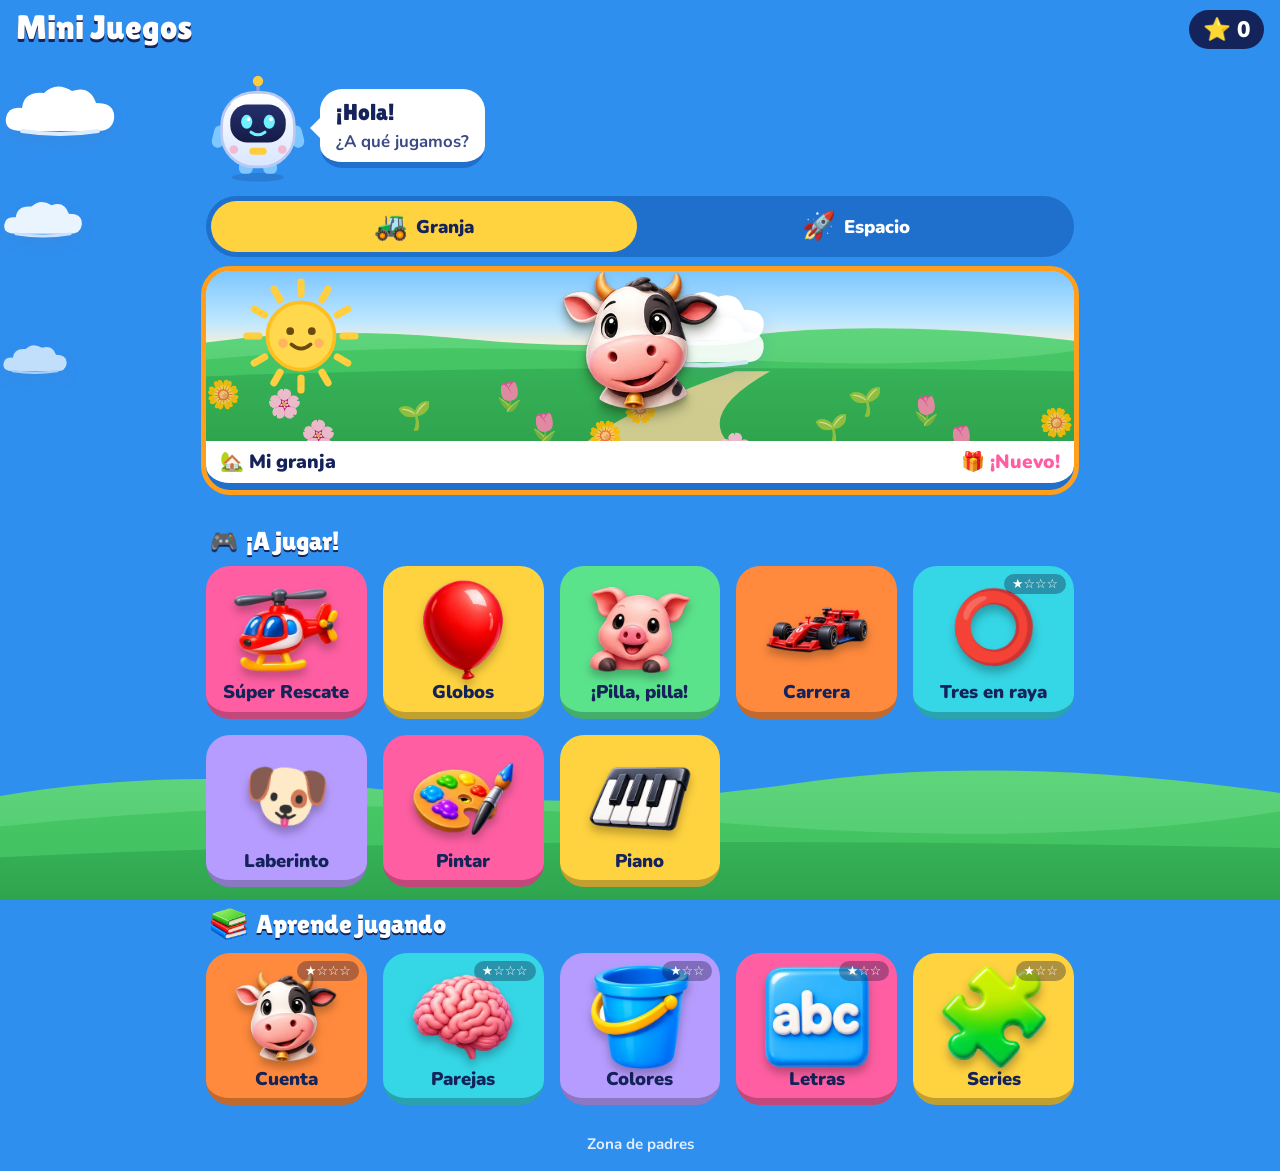
<file: index.html>
<!doctype html>
<html lang="es">
<head>
  <meta charset="utf-8">
  <meta name="viewport" content="width=device-width, initial-scale=1, maximum-scale=1, user-scalable=no">
  <meta name="theme-color" content="#2F8FEF">
  <meta name="apple-mobile-web-app-capable" content="yes">
  <meta name="mobile-web-app-capable" content="yes">
  <meta name="apple-mobile-web-app-status-bar-style" content="default">
  <meta name="apple-mobile-web-app-title" content="Mini Juegos">
  <link rel="apple-touch-icon" href="apple-touch-icon.png">
  <link rel="icon" href="icon.svg" type="image/svg+xml">
  <title>Mini Juegos</title>
  <link rel="manifest" href="manifest.json">
  <link rel="preload" href="fonts/lilita-one-latin-400-normal.woff2" as="font" type="font/woff2" crossorigin>
  <link rel="preload" href="fonts/nunito-latin-900-normal.woff2" as="font" type="font/woff2" crossorigin>
  <link rel="stylesheet" href="css/style.css">
</head>
<body>
  <div id="decor" aria-hidden="true"></div>
  <header class="topbar">
    <button id="btn-home" class="icon-btn" aria-label="Inicio" hidden>🏠</button>
    <h1 id="title">Mini Juegos</h1>
    <div class="stars" aria-label="Estrellas">⭐ <span id="star-count">0</span></div>
  </header>

  <main id="app"></main>

  <div id="celebration" class="celebration" hidden></div>

  <script src="js/store.js"></script>
  <script src="js/core.js"></script>
  <script src="js/fx.js"></script>
  <script src="js/scene.js"></script>
  <script src="js/mascot.js"></script>
  <script src="js/decor.js"></script>
  <script src="js/themes.js"></script>
  <script src="js/world.js"></script>
  <script src="js/art.js"></script>
  <script src="js/laminas.js"></script>
  <script src="js/games/super.js"></script>
  <script src="js/games/globos.js"></script>
  <script src="js/games/topo.js"></script>
  <script src="js/games/carrera.js"></script>
  <script src="js/games/simon.js"></script>
  <script src="js/games/raya.js"></script>
  <script src="js/games/laberinto.js"></script>
  <script src="js/games/pintar.js"></script>
  <script src="js/games/piano.js"></script>
  <script src="js/games/contar.js"></script>
  <script src="js/games/memoria.js"></script>
  <script src="js/games/colores.js"></script>
  <script src="js/games/letras.js"></script>
  <script src="js/games/series.js"></script>
  <script src="js/app.js"></script>
</body>
</html>
</file>
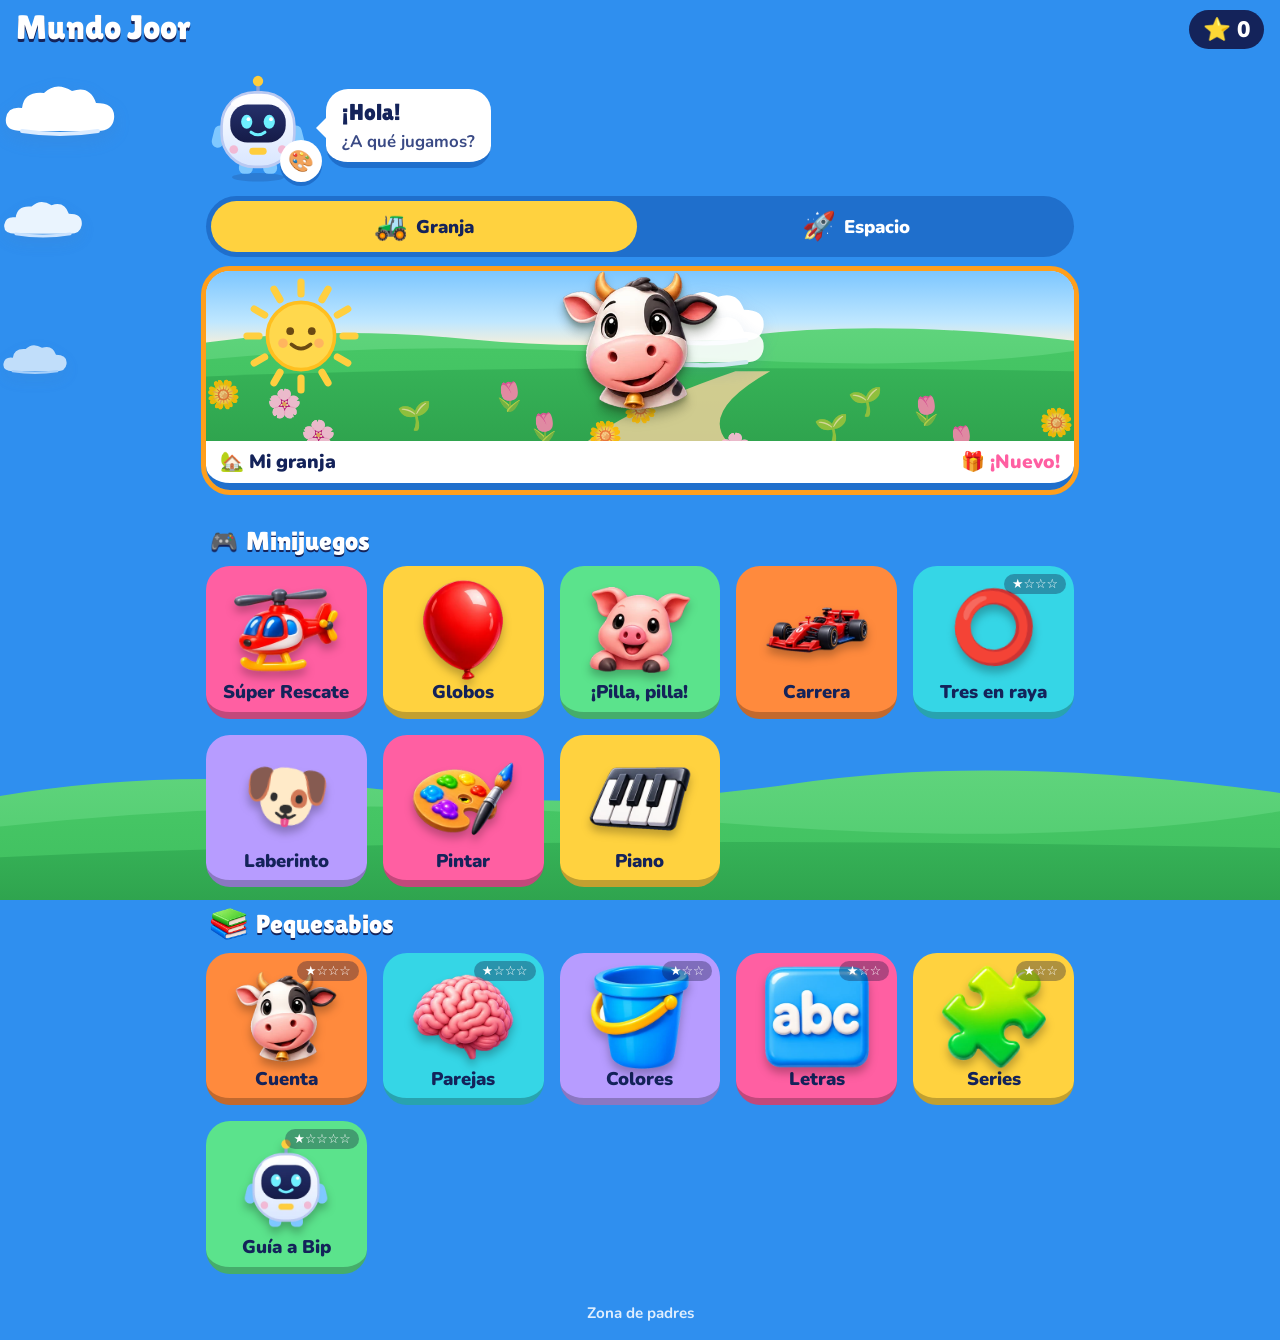
<file: web/index.html>
<!doctype html>
<html lang="es">
<head>
  <meta charset="utf-8">
  <meta name="viewport" content="width=device-width, initial-scale=1, maximum-scale=1, user-scalable=no">
  <meta name="theme-color" content="#2F8FEF">
  <meta name="apple-mobile-web-app-capable" content="yes">
  <meta name="mobile-web-app-capable" content="yes">
  <meta name="apple-mobile-web-app-status-bar-style" content="default">
  <meta name="apple-mobile-web-app-title" content="Mundo Joor">
  <link rel="apple-touch-icon" href="apple-touch-icon.png">
  <link rel="icon" href="icon.svg" type="image/svg+xml">
  <title>Mundo Joor</title>
  <link rel="manifest" href="manifest.json">
  <link rel="preload" href="fonts/lilita-one-latin-400-normal.woff2" as="font" type="font/woff2" crossorigin>
  <link rel="preload" href="fonts/nunito-latin-900-normal.woff2" as="font" type="font/woff2" crossorigin>
  <link rel="stylesheet" href="css/style.css">
</head>
<body>
  <div id="edge" aria-hidden="true"></div>
  <div id="decor" aria-hidden="true"></div>
  <header class="topbar">
    <button id="btn-home" class="icon-btn" aria-label="Inicio" hidden>🏠</button>
    <h1 id="title">Mundo Joor</h1>
    <button id="btn-help" class="icon-btn" aria-label="Cómo se juega" hidden>?</button>
    <div class="stars" aria-label="Estrellas">⭐ <span id="star-count">0</span></div>
  </header>

  <main id="app"></main>

  <div id="celebration" class="celebration" hidden></div>

  <script src="js/store.js"></script>
  <script src="js/core.js"></script>
  <script src="js/fx.js"></script>
  <script src="js/scene.js"></script>
  <script src="js/mascot.js"></script>
  <script src="js/decor.js"></script>
  <script src="js/themes.js"></script>
  <script src="js/world.js"></script>
  <script src="js/art.js"></script>
  <script src="js/laminas.js"></script>
  <script src="js/games/super.js"></script>
  <script src="js/games/globos.js"></script>
  <script src="js/games/topo.js"></script>
  <script src="js/games/carrera.js"></script>
  <script src="js/games/simon.js"></script>
  <script src="js/games/raya.js"></script>
  <script src="js/games/laberinto.js"></script>
  <script src="js/games/pintar.js"></script>
  <script src="js/games/piano.js"></script>
  <script src="js/games/contar.js"></script>
  <script src="js/games/memoria.js"></script>
  <script src="js/games/colores.js"></script>
  <script src="js/games/letras.js"></script>
  <script src="js/games/series.js"></script>
  <script src="js/games/robot.js"></script>
  <script src="js/app.js"></script>
</body>
</html>
</file>
<file: css/style.css>
@font-face { font-family: 'Lilita One'; font-weight: 400; font-display: swap; src: url(../fonts/lilita-one-latin-400-normal.woff2) format('woff2'); }
@font-face { font-family: 'Nunito'; font-weight: 700; font-display: swap; src: url(../fonts/nunito-latin-700-normal.woff2) format('woff2'); }
@font-face { font-family: 'Nunito'; font-weight: 900; font-display: swap; src: url(../fonts/nunito-latin-900-normal.woff2) format('woff2'); }
:root {
  --bg: #fff8ec;
  --ink: #2b2b3a;
  --primary: #2f80ff;
  --ok: #2ebd6b;
  --warn: #ff9f1c;
  --card: #ffffff;
  --shadow: 0 6px 0 rgba(0,0,0,.12);
  --radius: 24px;
}

* { box-sizing: border-box; -webkit-tap-highlight-color: transparent; }

html, body {
  margin: 0;
  background: var(--bg);
  color: var(--ink);
  font-family: 'Nunito', system-ui, sans-serif;
  user-select: none;
  -webkit-user-select: none;
  -webkit-touch-callout: none;
  /* pan-y: se puede hacer scroll vertical pero no zoom (pellizco ni doble toque). */
  touch-action: pan-y;
  overscroll-behavior: none;
}
/* En los juegos de recreo no hay nada que desplazar: se bloquea todo gesto. */
body.in-game { touch-action: none; overflow: hidden; }
body.in-game main { overflow: hidden; }

.topbar {
  display: flex; align-items: center; gap: 12px;
  padding: 10px 16px;
  background: var(--primary); color: #fff;
  position: sticky; top: 0; z-index: 5;
}
.topbar h1 { flex: 1; margin: 0; font-size: 1.5rem; font-weight: 800; }
.stars { font-size: 1.4rem; font-weight: 800; }
.icon-btn {
  border: 0; background: rgba(255,255,255,.25); color: #fff;
  font-size: 1.6rem; width: 52px; height: 52px; border-radius: 16px; cursor: pointer;
}

main { padding: 16px; max-width: 900px; margin: 0 auto; }
.hello { font-size: 1.5rem; font-weight: 800; margin: 0 4px 12px; color: var(--primary); }

/* ---------- Menú ---------- */
.menu-grid {
  display: grid; gap: 16px;
  grid-template-columns: repeat(auto-fill, minmax(150px, 1fr));
}
.game-card {
  border: 0; cursor: pointer;
  background: var(--c, #fff); color: #fff;
  border-radius: var(--radius); box-shadow: var(--shadow);
  padding: 18px 10px; min-height: 160px;
  display: flex; flex-direction: column; align-items: center; justify-content: center; gap: 6px;
  font-family: inherit; font-size: 1.3rem; font-weight: 800;
  transition: transform .1s;
}
.game-card:active { transform: translateY(4px); box-shadow: 0 2px 0 rgba(0,0,0,.12); }
.game-card .emoji { font-size: 3.6rem; line-height: 1; }
.game-card .lvl { font-size: .9rem; opacity: .9; }

.parents-link {
  display: block; margin: 28px auto 0; text-align: center;
  color: #888; font-size: .95rem; background: none; border: 0; font-family: inherit;
}

/* ---------- Pantalla de juego ---------- */
.prompt {
  display: flex; align-items: center; justify-content: center; gap: 12px;
  font-size: 1.6rem; font-weight: 800; text-align: center; margin: 4px 0 16px;
}
.speak-btn {
  border: 0; background: var(--warn); color: #fff; font-size: 1.8rem;
  width: 60px; height: 60px; border-radius: 50%; box-shadow: var(--shadow); cursor: pointer; flex: none;
}

.stage {
  background: var(--card); border-radius: var(--radius); box-shadow: var(--shadow);
  padding: 16px; min-height: 180px;
  display: flex; flex-wrap: wrap; align-items: center; justify-content: center; gap: 8px;
  font-size: 3rem;
}

.options {
  display: grid; gap: 14px; margin-top: 18px;
  grid-template-columns: repeat(auto-fit, minmax(90px, 1fr));
}
.opt {
  border: 0; cursor: pointer; font-family: inherit;
  background: #fff; border-radius: 20px; box-shadow: var(--shadow);
  min-height: 96px; font-size: 2.6rem; font-weight: 800; color: var(--ink);
  transition: transform .1s, background .2s;
}
.opt:active { transform: translateY(4px); }
.opt.right { background: var(--ok); color: #fff; animation: pop .35s; }
.opt.wrong { animation: shake .35s; background: #ffe2c2; }
.opt.hint  { outline: 5px dashed var(--ok); outline-offset: 3px; }

/* Memoria */
.memory-grid { display: grid; gap: 10px; grid-template-columns: repeat(var(--cols, 4), 1fr); }
.mcard {
  aspect-ratio: 1; border: 0; border-radius: 18px; cursor: pointer;
  background: var(--primary); box-shadow: var(--shadow);
  font-size: clamp(2rem, 9vw, 3.4rem);
  color: transparent; transition: transform .25s, background .25s;
}
.mcard.open, .mcard.done { background: #fff; color: initial; transform: rotateY(360deg); }
.mcard.done { opacity: .55; }

/* Formas */
.shape { width: 80px; height: 80px; margin: auto; }

.progress { display: flex; gap: 6px; justify-content: center; margin-top: 16px; }
.progress span { width: 14px; height: 14px; border-radius: 50%; background: #ddd; }
.progress span.on { background: var(--ok); }

/* Celebración */
.celebration {
  position: fixed; inset: 0; pointer-events: none; z-index: 20;
  display: flex; align-items: center; justify-content: center;
  font-size: 7rem; animation: fadeout 1.2s forwards;
}
.confetti { position: fixed; top: -20px; font-size: 1.8rem; animation: fall 1.4s linear forwards; }

/* Panel padres */
.parents { background: #fff; border-radius: var(--radius); padding: 20px; font-size: 1.05rem; }
.parents table { width: 100%; border-collapse: collapse; }
.parents td, .parents th { padding: 8px; border-bottom: 1px solid #eee; text-align: left; }
.parents button { font-family: inherit; font-size: 1rem; padding: 8px 14px; border-radius: 10px; border: 1px solid #ccc; background: #fafafa; }
.parents label { display: block; margin-bottom: 14px; }
.parents select { font-family: inherit; font-size: 1rem; padding: 8px; border-radius: 10px; border: 1px solid #ccc; max-width: 70%; }
.parents input { font-family: inherit; font-size: 1.1rem; padding: 8px 10px; border-radius: 10px; border: 1px solid #ccc; width: 60%; max-width: 240px; }

@keyframes pop { 50% { transform: scale(1.15); } }
@keyframes shake { 25% { transform: translateX(-8px); } 75% { transform: translateX(8px); } }
@keyframes fadeout { 0% { opacity: 0; transform: scale(.5); } 30% { opacity: 1; transform: scale(1.1); } 100% { opacity: 0; } }
@keyframes fall { to { transform: translateY(110vh) rotate(540deg); } }

@media (max-width: 420px) {
  .opt { min-height: 80px; font-size: 2.2rem; }
  .prompt { font-size: 1.3rem; }
}

/* ---------- Recreo: área de juego a pantalla ---------- */
.section-title { font-size: 1.4rem; font-weight: 800; margin: 18px 4px 10px; }
.section-title:first-child { margin-top: 0; }
.hud { display: flex; justify-content: space-between; align-items: center; font-size: 1.5rem; font-weight: 800; margin-bottom: 8px; }
.play {
  position: relative; overflow: hidden; touch-action: none;
  height: calc(100vh - 140px); height: calc(100dvh - 140px); min-height: 380px;
  border-radius: var(--radius); box-shadow: var(--shadow);
  background: linear-gradient(#bfe6ff, #eaf7ff);
}
.sprite { position: absolute; top: 0; line-height: 1; cursor: pointer; will-change: transform; }
.balloon { font-size: 4.2rem; filter: drop-shadow(0 4px 2px rgba(0,0,0,.15)); }
.burst { position: absolute; font-size: 2rem; pointer-events: none; animation: burst .5s forwards; }
.floating { position: absolute; font-size: 1.6rem; font-weight: 800; color: #fff; text-shadow: 0 2px 0 rgba(0,0,0,.3); pointer-events: none; animation: rise .8s forwards; }
@keyframes burst { to { transform: scale(2.4); opacity: 0; } }
@keyframes rise { to { transform: translateY(-60px); opacity: 0; } }

/* Topo */
.holes { display: grid; grid-template-columns: repeat(3, 1fr); gap: 14px; height: 100%; padding: 14px; align-content: center; }
.hole { position: relative; aspect-ratio: 1; border-radius: 50%; background: var(--hole, radial-gradient(#5b3a1c 55%, #7a5230 56%)); overflow: hidden; }
.hole .who { position: absolute; left: 0; right: 0; text-align: center; bottom: -100%; font-size: clamp(3rem, 15vw, 5rem); transition: bottom .15s; }
.hole.up .who { bottom: 8%; }
.hole.hit .who { animation: shake .3s; }

/* Pintar */
.paint-tools { display: flex; flex-wrap: wrap; gap: 8px; margin-bottom: 8px; }
.swatch { width: 46px; height: 46px; border-radius: 50%; border: 4px solid #fff; box-shadow: var(--shadow); cursor: pointer; font-size: 1.5rem; display: flex; align-items: center; justify-content: center; background: #fff; }
.swatch.sel { outline: 4px solid var(--ink); }
.paint canvas { width: 100%; height: 100%; display: block; background: #fff; border-radius: var(--radius); }

/* Piano */
.keys { display: flex; height: 100%; gap: 4px; padding: 6px; }
.key { flex: 1; min-width: 0; padding-left: 0; padding-right: 0; border: 0; border-radius: 16px; box-shadow: var(--shadow); cursor: pointer; display: flex; flex-direction: column; justify-content: flex-end; align-items: center; padding-bottom: 18px; font-size: clamp(1.4rem, 6vw, 3rem); transition: transform .08s; }
.key.on { transform: translateY(6px) scale(.97); filter: brightness(1.15); }
.key.on span { animation: pop .3s; }

/* Carrera */
.road { background: #555; }
.road .lane { position: absolute; top: 0; bottom: 0; width: 6px; background: repeating-linear-gradient(#fff 0 30px, transparent 30px 60px); background-size: 6px 60px; animation: road .5s linear infinite; }
@keyframes road { to { background-position: 0 60px; } }
.car { font-size: 4rem; transition: left .12s; }
.car.crash { animation: crash .6s; }
@keyframes crash { 20% { transform: rotate(-20deg); } 50% { transform: rotate(20deg); } 80% { transform: rotate(-10deg); } }

/* Barra de objetivo (sin cronómetro) */
.goalbar { flex: 1; height: 18px; margin: 0 12px; background: rgba(0,0,0,.08); border-radius: 9px; overflow: hidden; }
.goalbar > div { height: 100%; width: 0; background: var(--ok); border-radius: 9px; transition: width .3s; }

/* ---------- Mi granja ---------- */
.world { position: relative; overflow: hidden; container-type: inline-size;
  background: linear-gradient(#8fd3ff 0 46%, #86d45f 46% 100%); }
@keyframes drift { from { left: 105%; } to { left: -25%; } }
.fitem { position: absolute; line-height: 1; cursor: pointer; transform: translate(-50%, -100%);
  font-size: calc(var(--s) * 1vw); font-size: calc(var(--s) * 1cqw);
  animation: bob 2.4s ease-in-out infinite; filter: drop-shadow(0 3px 2px rgba(0,0,0,.18)); }
.fitem.jump { animation: jump .5s; }
.fitem.arrive { animation: arrive .7s; }
@keyframes bob { 50% { transform: translate(-50%, -104%); } }
@keyframes jump { 40% { transform: translate(-50%, -150%) rotate(-12deg) scale(1.2); } }
@keyframes arrive { 0% { transform: translate(-50%, -100%) scale(0); } 70% { transform: translate(-50%, -100%) scale(1.4); } }
.world-banner { display: block; width: 100%; padding: 0; border: 0; margin-bottom: 6px; cursor: pointer; font-family: inherit;
  background: #fff; border-radius: var(--radius); box-shadow: var(--shadow); overflow: hidden; color: var(--ink); }
.world-banner:active { transform: translateY(4px); }
.world-banner .mini { height: 150px; pointer-events: none; }
.world-banner.new { outline: 5px solid var(--warn); animation: pop 1s infinite; }
.farm-foot { display: flex; align-items: center; gap: 8px; padding: 8px 14px; font-size: 1.2rem; }
.farm-foot b { margin-right: auto; font-weight: 800; }
.farm-foot .goalbar { max-width: 110px; margin: 0; }
.gift { font-weight: 800; white-space: nowrap; }
.gift.bounce { color: #d7263d; }
.farm-hud { justify-content: center; gap: 10px; }
.farm-hud .goalbar { max-width: 220px; margin: 0; }

/* ---------- Súper Cerdito ---------- */
.sky { background: linear-gradient(#5cb8ff, #c9ecff 70%, #e9f9d8); }
.hero { width: 80px; height: 80px; left: 0; }
.hero .pig { position: absolute; inset: 0; font-size: 4rem; line-height: 80px; text-align: center; }
.hero .cape { position: absolute; left: -34px; top: 22px; width: 56px; height: 40px; background: #d7263d;
  clip-path: polygon(100% 20%, 100% 80%, 0 100%, 18% 50%, 0 0); transform-origin: right center; animation: flap .35s ease-in-out infinite alternate; }
@keyframes flap { from { transform: scaleY(.75) skewY(-6deg); } to { transform: scaleY(1.1) skewY(6deg); } }
.lost { display: flex; flex-direction: column; align-items: center; font-size: 2.6rem; left: 0; }
.lost span:first-child { font-size: 3rem; margin-bottom: -10px; }
.storm { font-size: 3.6rem; left: 0; }
.follower { font-size: 1.6rem; left: 0; }


/* =====================================================================
   Rediseño: cielo con escenario, tarjetas "almohadilla", mascota Cerdi
   ===================================================================== */
:root {
  --ink: #2d2552;
  --primary: #3d7bff;
  --shadow: 0 10px 22px rgba(45, 60, 130, .13);
  --radius: 28px;
}
html, body { background: linear-gradient(#a9dcff 0%, #d9f0ff 42%, #fff6e2 100%) fixed; min-height: 100%; }
body { position: relative; }
#decor { position: fixed; inset: 0; z-index: 0; pointer-events: none; overflow: hidden; }
#decor .hills { position: absolute; left: 0; bottom: 0; width: 100%; height: 34vh; }
main, .topbar { position: relative; z-index: 1; }

/* Sol que gira despacio y nubes que pasan */
.sun .rays { transform-origin: 50px 50px; animation: spin 40s linear infinite; }
@keyframes spin { to { transform: rotate(360deg); } }
.cloud { position: absolute; width: 120px; filter: drop-shadow(0 6px 8px rgba(80,120,180,.18)); animation: drift 34s linear infinite; pointer-events: none; }
.cloud.c1 { top: 9%; animation-delay: -6s; }
.cloud.c2 { top: 22%; width: 86px; animation-duration: 46s; animation-delay: -25s; opacity: .9; }
.cloud.c3 { top: 38%; width: 70px; animation-duration: 40s; animation-delay: -14s; opacity: .7; }
@keyframes drift { from { left: 105%; } to { left: -35%; } }

/* Barra superior translúcida con título de colores */
.topbar { background: rgba(185, 226, 255, .72); -webkit-backdrop-filter: blur(10px); backdrop-filter: blur(10px); color: var(--ink); }
.topbar h1 { font-size: 1.9rem; letter-spacing: .5px; line-height: 1;
  text-shadow: 0 2px 0 #fff, 2px 0 0 #fff, -2px 0 0 #fff, 0 -2px 0 #fff, 2px 2px 0 #fff, -2px 2px 0 #fff, 0 5px 6px rgba(45,60,130,.25); }
.icon-btn, .stars { background: #fff; color: var(--ink); box-shadow: 0 4px 0 #d6dcf2; }
.stars { padding: 4px 14px; border-radius: 999px; }
.icon-btn { border-radius: 50%; }

/* Saludo con la mascota */
.hello { display: flex; align-items: center; gap: 10px; margin: 0 0 14px; color: var(--ink); }
.hello-mascot { width: 104px; flex: none; cursor: pointer; animation: bob2 2.6s ease-in-out infinite; }
.hello-mascot.jump { animation: jumpy .6s; }
.cerdi { display: block; width: 100%; height: auto; overflow: visible; }
.cerdi-eyes { animation: blink 4.5s infinite; transform-origin: 60px 53px; }
@keyframes blink { 0%, 95%, 100% { transform: scaleY(1); } 97% { transform: scaleY(.1); } }
@keyframes bob2 { 50% { transform: translateY(-6px); } }
@keyframes jumpy { 40% { transform: translateY(-26px) rotate(-8deg); } 70% { transform: translateY(0) scale(1.08, .92); } }
.bubble { position: relative; background: #fff; border-radius: 22px; padding: 10px 16px; font-size: 1.45rem; font-weight: 800; line-height: 1.15; box-shadow: var(--shadow); }
.bubble small { font-size: 1.05rem; font-weight: 600; color: #6a6390; }
.bubble::before { content: ''; position: absolute; left: -10px; top: 40%; border: 10px solid transparent; border-right-color: #fff; border-left: 0; }

/* Títulos de sección en píldora */
.section-title { display: inline-flex; align-items: center; gap: 8px; background: rgba(255,255,255,.85); padding: 4px 16px 4px 8px; border-radius: 999px; font-size: 1.3rem; box-shadow: 0 4px 0 rgba(45,60,130,.08); }
.section-title span { font-size: 1.4rem; }

/* Tarjetas de juego tipo "almohadilla" */
.menu-grid { grid-template-columns: repeat(auto-fill, minmax(148px, 1fr)); }
.game-card { position: relative; background: #fff; color: var(--ink); min-height: 172px; padding: 16px 8px 14px; gap: 8px;
  border-bottom: 7px solid var(--c); border-bottom-color: color-mix(in srgb, var(--c) 80%, #000);
  box-shadow: var(--shadow); font-size: 1.2rem; transition: transform .12s, box-shadow .12s; }
.game-card:active { transform: translateY(5px); border-bottom-width: 3px; box-shadow: 0 4px 10px rgba(45,60,130,.12); }
.game-card .emoji { width: 92px; height: 92px; border-radius: 50%; display: grid; place-items: center;
  background: var(--c); background: radial-gradient(circle at 35% 30%, color-mix(in srgb, var(--c) 20%, #fff), color-mix(in srgb, var(--c) 45%, #fff));
  box-shadow: inset 0 -5px 0 color-mix(in srgb, var(--c) 30%, transparent); font-size: 3.4rem; }
.game-card .emoji span { filter: drop-shadow(0 4px 3px rgba(0,0,0,.18)); transition: transform .2s; }
.game-card:hover .emoji span { transform: scale(1.1) rotate(-6deg); }
.game-card .gname { line-height: 1.05; }
.game-card .lvl { position: absolute; top: 8px; right: 8px; background: var(--c); color: #fff; font-size: .8rem; padding: 1px 8px; border-radius: 999px; opacity: 1; }
.parents-link { color: #6a6390; }

/* Tarjeta de la granja */
.world-banner { border-bottom: 7px solid #58a83c; margin-bottom: 18px; }
.world-banner .mini { height: 170px; }

/* Escena de la granja dibujada */
.world { background: #9ed8ff; }
.world .farm-sky { position: absolute; inset: 0; background: linear-gradient(#7cc6ff 0%, #bfe7ff 30%, #fff1d6 46%); }
.world .hills { position: absolute; inset: 0; width: 100%; height: 100%; }
.world .sun { position: absolute; left: 4%; top: 3%; width: 20%; width: 20cqw; max-width: 120px; }
.world .cloud { width: 26cqw; max-width: 130px; }
.world .flowers span { position: absolute; font-size: 3.2cqw; opacity: .9; pointer-events: none; }
.fitem { z-index: 2; filter: drop-shadow(0 4px 2px rgba(40,70,20,.28)); }

/* Juegos de preguntas: tarjetas y botones con relieve */
.stage { border-bottom: 6px solid #dfe5f6; }
.opt { border-bottom: 6px solid #d9dff3; box-shadow: var(--shadow); }
.opt:active { border-bottom-width: 2px; }
.opt.right { border-bottom-color: #1f9653; }
.speak-btn { box-shadow: 0 5px 0 #d97f00; }
.prompt { background: rgba(255,255,255,.92); border-radius: 24px; padding: 8px 12px; }
.progress span { width: 18px; height: 18px; background: #fff; box-shadow: inset 0 0 0 3px #d9dff3; }
.progress span.on { background: #ffcd3c; box-shadow: inset 0 0 0 3px #f0a800; }
.hud { background: rgba(255,255,255,.92); border-radius: 22px; padding: 6px 12px; }
.parents { box-shadow: var(--shadow); }

@media (prefers-reduced-motion: reduce) {
  .sun .rays, .cloud, .hello-mascot, .cerdi-eyes, .fitem { animation: none !important; }
}

/* Reverso de las cartas de Parejas */
.mcard { background: radial-gradient(circle at 30% 25%, #8fb1ff, #4f7dff 60%, #6f5bff); border-bottom: 6px solid #3a55c9;
  background-image: radial-gradient(circle at 30% 25%, rgba(255,255,255,.35) 0 18%, transparent 19%), linear-gradient(135deg, #5b8cff, #8e6cff); }
.mcard.open, .mcard.done { background: #fff; border-bottom-color: #d9dff3; }

/* ---------- Selector de tema, jugadores ---------- */
.theme-pick { display: flex; gap: 10px; margin: 0 0 14px; }
.theme-btn { flex: 1; display: flex; align-items: center; justify-content: center; gap: 8px; border: 0; cursor: pointer;
  font-family: inherit; font-size: 1.15rem; font-weight: 800; color: var(--ink); background: rgba(255,255,255,.7);
  padding: 8px 10px; border-radius: 999px; border-bottom: 5px solid rgba(45,60,130,.15); }
.theme-btn span { font-size: 1.7rem; }
.theme-btn.on { background: #fff; outline: 4px solid #ffcd3c; }
.who-btn { margin-left: auto; width: 60px; height: 60px; border-radius: 50%; border: 0; background: #fff; font-size: 2rem; box-shadow: var(--shadow); cursor: pointer; flex: none; }
.who-grid { display: grid; gap: 16px; grid-template-columns: repeat(auto-fill, minmax(148px, 1fr)); }
.parents h3 { margin: 18px 0 8px; font-size: 1.2rem; }
.parents h3:first-child { margin-top: 0; }
.avatars { display: flex; flex-wrap: wrap; gap: 6px; margin-bottom: 10px; }
.avatars .av { font-size: 1.6rem; width: 48px; height: 48px; padding: 0; border-radius: 50%; }
.avatars .av.on, .profiles .pf.on { outline: 3px solid var(--primary); background: #eef3ff; }
.profiles { display: flex; flex-wrap: wrap; gap: 6px; }

/* ---------- Tema espacio ---------- */
.mascot { display: block; width: 100%; height: auto; overflow: visible; }
.mascot-eyes { animation: blink 4.5s infinite; transform-origin: 60px 54px; }
.mascot-light { animation: glow 1.6s ease-in-out infinite alternate; }
@keyframes glow { to { fill: #ff8fb1; } }
.stars-bg { position: absolute; inset: 0; width: 100%; height: 100%; }
.stars-bg .tw { animation: twinkle 2.4s ease-in-out infinite alternate; }
@keyframes twinkle { to { opacity: .25; } }
.moon-ground { position: absolute; left: 0; bottom: 0; width: 100%; height: 100%; }
body.theme-espacio, html:has(body.theme-espacio) { background: linear-gradient(#141640 0%, #2a2370 55%, #4b3a96 100%) fixed; }
body.theme-espacio #decor .planet { position: absolute; right: -30px; top: 90px; width: 150px; animation: floaty 7s ease-in-out infinite; }
body.theme-espacio #decor .earth { position: absolute; left: -14px; top: 46%; width: 70px; opacity: .9; }
@keyframes floaty { 50% { transform: translateY(-10px) rotate(3deg); } }
body.theme-espacio .topbar { background: rgba(30, 26, 90, .6); }
body.theme-espacio .parents-link { color: #cfc9ff; }
body.theme-espacio .world-banner { border-bottom-color: #6f5bff; }
.world-espacio .space-sky { position: absolute; inset: 0; background: linear-gradient(#141640, #2a2370 60%, #4b3a96); }
.world-espacio .planet { position: absolute; right: 2%; top: 30%; width: 26cqw; max-width: 160px; opacity: .95; }
.world-espacio .fitem { filter: drop-shadow(0 0 6px rgba(255,255,255,.35)); }
.twinkles { position: absolute; inset: 0; background-image:
  radial-gradient(2px 2px at 20% 30%, #fff 50%, transparent 51%), radial-gradient(2px 2px at 70% 20%, #fff 50%, transparent 51%),
  radial-gradient(1.5px 1.5px at 40% 70%, #fff 50%, transparent 51%), radial-gradient(2px 2px at 85% 60%, #fff 50%, transparent 51%),
  radial-gradient(1.5px 1.5px at 10% 85%, #fff 50%, transparent 51%), radial-gradient(1.5px 1.5px at 55% 45%, #fff 50%, transparent 51%);
  animation: twinkle 2s ease-in-out infinite alternate; }
.spaceway { background: linear-gradient(#141640, #2a2370); }
.starfield { position: absolute; inset: -100% 0 0 0; background-image:
  radial-gradient(2px 2px at 15% 10%, #fff 50%, transparent 51%), radial-gradient(1.5px 1.5px at 60% 25%, #fff 50%, transparent 51%),
  radial-gradient(2px 2px at 35% 55%, #fff 50%, transparent 51%), radial-gradient(1.5px 1.5px at 80% 75%, #fff 50%, transparent 51%),
  radial-gradient(2px 2px at 90% 40%, #fff 50%, transparent 51%), radial-gradient(1.5px 1.5px at 5% 90%, #fff 50%, transparent 51%);
  background-size: 100% 50%; animation: stars 2.4s linear infinite; }
.starfield.s2 { animation-duration: 4s; opacity: .5; background-position: 50px 0; }
@keyframes stars { to { transform: translateY(50%); } }
.car.ship { transform: rotate(-45deg); }
.car.ship.crash { animation: crash .6s; }

/* =====================================================================
   Segunda pasada de diseño: portadas, píldoras, bloques, mascota en juego
   ===================================================================== */
/* Portadas de los juegos */
.game-card { padding: 0 0 12px; overflow: hidden; gap: 6px; justify-content: flex-start; min-height: 0; }
.game-card .cover { display: grid; place-items: center; width: 100%; height: 112px; position: relative; overflow: hidden; background: var(--c);
  background: radial-gradient(circle at 80% 20%, rgba(255,255,255,.5) 0 8%, transparent 9%), radial-gradient(circle at 15% 32%, rgba(255,255,255,.3) 0 5%, transparent 6%),
              radial-gradient(circle at 62% 8%, rgba(255,255,255,.3) 0 3%, transparent 4%), linear-gradient(160deg, rgba(255,255,255,.45), rgba(255,255,255,0) 70%), var(--c); }
.game-card .cover::after { content: ''; position: absolute; left: -15%; right: -15%; bottom: -38px; height: 64px; border-radius: 50%; background: rgba(255,255,255,.3); }
.game-card .emoji { width: auto; height: auto; background: none; box-shadow: none; border-radius: 0; font-size: 4.3rem; line-height: 1; z-index: 1;
  filter: drop-shadow(0 7px 4px rgba(0,0,0,.25)); transform: rotate(-6deg); transition: transform .2s; }
.menu-grid .game-card:nth-child(even) .emoji { transform: rotate(6deg); }
.game-card:active .emoji { transform: scale(1.15); }
.game-card .gname { padding: 4px 6px 0; }
.game-card .lvl { z-index: 2; background: rgba(30,30,70,.35); }

/* HUD en píldoras */
.hud { background: none; padding: 0; gap: 8px; }
.hud > span { background: #fff; border-radius: 999px; padding: 3px 14px; box-shadow: 0 4px 0 rgba(45,60,130,.14); white-space: nowrap; color: var(--ink); }
.hud > .goalbar { height: 26px; border: 5px solid #fff; border-radius: 999px; box-shadow: 0 4px 0 rgba(45,60,130,.14); background: #e6e9f7; margin: 0; }
.hud .goalbar > div { background: linear-gradient(90deg, #ffc21f, #ff7a3d); }

/* Progreso con estrellas, bloques de color y mascota que reacciona */
.progress { display: flex; gap: 6px; justify-content: center; margin: 0 auto 10px; background: rgba(255,255,255,.9); border-radius: 999px; padding: 0 18px; width: max-content; box-shadow: 0 4px 0 rgba(45,60,130,.1); }
.progress span, .progress span.on { width: auto; height: auto; background: none; box-shadow: none; border-radius: 0; font-size: 1.8rem; line-height: 1.25; color: #d8d5ee; }
.progress span.on { color: #ffc21f; text-shadow: 0 2px 0 #e09a00; }
.progress span.new { animation: pop .5s; }
.options { margin-bottom: 112px; }
.opt.blk { background: var(--b); color: #fff; border-bottom-color: rgba(0,0,0,.22); text-shadow: 0 3px 0 rgba(0,0,0,.18); font-size: 3rem; }
.opt.blk.right { background: var(--ok); }
.opt.blk.wrong { background: var(--b); opacity: .45; }
.buddy { position: fixed; left: 8px; bottom: 6px; width: 96px; pointer-events: none; z-index: 2; }
.buddy.react, .hello-mascot.react { animation: jumpy .6s; }
.mascot .mo { display: none; }
.mascot.mood-happy .mo-happy, .mascot.mood-joy .mo-joy, .mascot.mood-wow .mo-wow { display: inline; }

/* Pantalla de fin */
.endcard { background: #fff; border-radius: 32px; padding: 22px 16px 26px; text-align: center; box-shadow: var(--shadow); border-bottom: 8px solid #d9dff3; margin-top: 10px; color: var(--ink); }
.end-stars span { display: inline-block; font-size: 3rem; animation: starin .5s backwards; }
.end-stars span:nth-child(2) { font-size: 4.2rem; animation-delay: .15s; }
.end-stars span:nth-child(3) { animation-delay: .3s; }
@keyframes starin { from { transform: scale(0) rotate(-90deg); opacity: 0; } }
.end-mascot { width: 130px; margin: 4px auto 0; animation: bob2 1.2s ease-in-out infinite; }
.end-title { display: flex; flex-direction: column; gap: 2px; font-size: 1.9rem; font-weight: 800; line-height: 1.15; margin: 8px 0 16px; }
.end-title small { font-size: 1.05rem; color: #6a6390; }
.end-btns { display: flex; gap: 22px; justify-content: center; }
.round { width: 92px; height: 92px; border-radius: 50%; border: 0; font-size: 2.6rem; cursor: pointer; border-bottom: 8px solid rgba(0,0,0,.2); }
.round.again { background: #5fbb6d; } .round.home { background: #4f9bf5; }
.round:active { transform: translateY(5px); border-bottom-width: 3px; }

/* Escena del tema dentro de los juegos */
.play > .hills, .play > .moon-ground { position: absolute; inset: 0; width: 100%; height: 100%; pointer-events: none; }
body.theme-espacio .play { background: linear-gradient(#141640, #2a2370 60%, #4b3a96); }

/* Carrera con paisaje */
.raceway.grass { background-color: #6cc24a; background-image: radial-gradient(circle at 25% 30%, #80d25c 0 16%, transparent 17%), radial-gradient(circle at 72% 72%, #5fb440 0 13%, transparent 14%); background-size: 84px 84px; }
.raceway.space { background: linear-gradient(#141640, #2a2370); }
.track { position: absolute; top: 0; bottom: 0; left: 19%; right: 19%; }
.track.road { background: #4a4f63; }
.track.road::before, .track.road::after { content: ''; position: absolute; top: 0; bottom: 0; width: 9px; background: repeating-linear-gradient(#ff5a4d 0 24px, #fff 24px 48px); background-size: 9px 48px; animation: kerb .4s linear infinite; }
.track.road::before { left: -9px; } .track.road::after { right: -9px; }
@keyframes kerb { to { background-position: 0 48px; } }
.track.spaceway { background: rgba(255,255,255,.07); box-shadow: -3px 0 0 rgba(255,255,255,.3), 3px 0 0 rgba(255,255,255,.3); }
.verge { position: absolute; top: 0; bottom: 0; width: calc(19% - 9px); overflow: hidden; pointer-events: none; }
.verge.l { left: 0; } .verge.r { right: 0; }
.verge > div { position: absolute; left: 0; right: 0; top: -100%; height: 200%; animation: vergeroll 3.4s linear infinite; }
@keyframes vergeroll { to { transform: translateY(50%); } }
.verge .half { position: absolute; left: 0; right: 0; height: 50%; }
.verge span { position: absolute; font-size: 1.9rem; line-height: 1; }
.car { width: 68px; }
.car svg { width: 60px; display: block; margin: auto; filter: drop-shadow(0 7px 4px rgba(0,0,0,.35)); }
.car .flame { animation: flicker .18s ease-in-out infinite alternate; transform-origin: 30px 78px; }
@keyframes flicker { to { transform: scaleY(.7); } }

/* Pintar */
.paint-bar { display: flex; gap: 7px; justify-content: center; margin: 0 0 8px; }
#tools { margin-top: 10px; }
.paint-bar.wrap { flex-wrap: wrap; margin-bottom: 0; }
.pbtn { width: 46px; height: 46px; flex: none; border: 0; border-radius: 15px; background: #fff; font-size: 1.5rem; line-height: 1; padding: 0; border-bottom: 5px solid #d9dff3; cursor: pointer; display: grid; place-items: center; }
.pbtn.on { background: #fff1b8; border-bottom-color: #f0a800; transform: translateY(-3px); }
.pbtn .dot { width: var(--d, 16px); height: var(--d, 16px); border-radius: 50%; background: #2d2552; display: block; }
.paint-bar .swatch { width: 44px; height: 44px; flex: none; padding: 0; }
.paint-bar .swatch.sel { outline: 4px solid #2d2552; transform: scale(1.1); }
.paper-wrap { display: flex; justify-content: center; }
.paper { position: relative; background: #fff; border-radius: 18px; overflow: hidden; box-shadow: 0 0 0 5px #fff, var(--shadow); touch-action: none; }
.paper canvas { position: absolute; inset: 0; width: 100%; height: 100%; display: block; }
.p-lines { pointer-events: none; }
.mirror-line { position: absolute; top: 0; bottom: 0; left: 50%; border-left: 3px dashed rgba(45,37,82,.4); pointer-events: none; }
.pick-grid { display: grid; grid-template-columns: repeat(auto-fill, minmax(100px, 1fr)); gap: 12px; margin-bottom: 18px; }
.pick { border: 0; padding: 0; background: #fff; border-radius: 18px; overflow: hidden; aspect-ratio: 3/4; box-shadow: var(--shadow); border-bottom: 6px solid #d9dff3; cursor: pointer; position: relative; display: grid; place-items: center; }
.pick img { width: 100%; height: 100%; object-fit: contain; display: block; }
.pick.blank span { font-size: 3rem; }
.pick.mine .open { border: 0; padding: 0; background: none; width: 100%; height: 100%; cursor: pointer; }
.pick .del { position: absolute; top: 4px; right: 4px; width: 30px; height: 30px; border-radius: 50%; border: 0; background: rgba(45,37,82,.75); color: #fff; font-size: .9rem; }

.play { background: linear-gradient(#7cc6ff, #d8f1ff); }

/* ---------- Piano con notas que caen ---------- */
.play.piano { display: flex; flex-direction: column; }
.fall { position: relative; flex: 1; overflow: hidden; }
.fall .lane { position: absolute; top: 0; bottom: 0; width: 12.5%; background: linear-gradient(transparent, var(--k)); opacity: .22; }
.fnote { position: absolute; width: 40px; height: 48px; margin-left: -20px; border-radius: 14px; background: var(--k); color: #fff; font-size: 1.5rem; font-weight: 800;
  display: grid; place-items: center; border-bottom: 5px solid rgba(0,0,0,.22); box-shadow: 0 4px 8px rgba(0,0,0,.18); }
.fnote.wait { animation: notewait .55s ease-in-out infinite alternate; }
@keyframes notewait { to { transform: scale(1.2); box-shadow: 0 0 0 6px rgba(255,255,255,.8); } }
.fnote.boom { animation: burst .35s forwards; }
.rise { position: absolute; bottom: 0; margin-left: -12px; font-size: 2.1rem; font-weight: 800; pointer-events: none; text-shadow: 0 2px 0 #fff; animation: riseup 1.1s ease-out forwards; }
@keyframes riseup { to { transform: translateY(-280px) rotate(24deg); opacity: 0; } }
.pkeys { display: flex; gap: 4px; padding: 14px 4px 6px; height: 36%; min-height: 176px; }
.pkey { flex: 1; min-width: 0; padding: 8px 0 10px; border: 0; border-radius: 20px 20px 12px 12px; background: var(--k); border-bottom: 8px solid rgba(0,0,0,.22);
  display: flex; flex-direction: column; align-items: center; justify-content: space-between; cursor: pointer; transition: transform .08s; touch-action: none; }
.pkey .ic { font-size: clamp(1.2rem, 5.4vw, 2.1rem); line-height: 1; filter: drop-shadow(0 2px 1px rgba(0,0,0,.25)); }
.pkey svg { width: 88%; max-width: 54px; }
.pkey .m-open { display: none; }
.pkey.on .m-open { display: inline; } .pkey.on .m-closed { display: none; }
.pkey.on { transform: translateY(-12px) scaleY(1.05); filter: brightness(1.12); }
.pkey.hint { box-shadow: 0 0 0 4px #fff, 0 0 18px 8px var(--k); animation: hintk .55s ease-in-out infinite alternate; }
@keyframes hintk { to { transform: translateY(-9px); } }
.pkeys { height: 30%; min-height: 168px; }
.pkey { justify-content: flex-start; gap: 6px; }
.pkey svg { width: 100%; max-width: 60px; }

/* =====================================================================
   ESTILO ARCADE (definitivo): Día arcade en la granja, Noche arcade en el espacio.
   Mismo lenguaje en los dos: fondo de color intenso, paneles, botones de color entero
   con relieve y letra de videojuego. Cada tema solo cambia estas variables.
   body.sticker añade el contorno negro tipo pegatina a cualquiera de los dos.
   ===================================================================== */
:root {
  --ground: #2F8FEF; --ink: #14235A; --panel: #FFFFFF; --panel-ink: #14235A; --edge: #1F6FCC; --panel-line: transparent;
  --chip: #14235A; --chip-ink: #FFFFFF; --title: #FFFFFF; --title-shadow: #14235A; --muted: #3A4A85; --track: #1F6FCC;
  --line: #14122B; --radius: 24px; --shadow: 0 0 0 transparent;
}
body.theme-espacio {
  --ground: #1B1846; --ink: #1B1846; --panel: #2A2666; --panel-ink: #FFFFFF; --edge: #4B45A3; --panel-line: #4B45A3;
  --chip: #2A2666; --chip-ink: #FFFFFF; --title: #FFD23F; --title-shadow: transparent; --muted: #C9C5F2; --track: #2A2666;
}
html { background: #2F8FEF; }
html:has(body.theme-espacio) { background: #1B1846; }
body, body.theme-espacio { background: var(--ground); color: #FFFFFF; font-family: 'Nunito', system-ui, sans-serif; font-weight: 700; }
button { font-family: inherit; }

/* Cabecera */
.topbar, body.theme-espacio .topbar { background: var(--ground); -webkit-backdrop-filter: none; backdrop-filter: none; color: #fff; }
.topbar h1 { font-family: 'Lilita One', sans-serif; font-weight: 400; font-size: 2.1rem; letter-spacing: 0; color: var(--title); text-shadow: 0 3px 0 var(--title-shadow); }
.topbar h1 span { color: inherit !important; }
.stars, .icon-btn { background: var(--chip); color: var(--chip-ink); box-shadow: inset 0 0 0 2px var(--panel-line); font-weight: 900; }

/* Paneles */
.bubble, .world-banner, .prompt, .stage, .endcard, .hud > span, .progress {
  background: var(--panel); color: var(--panel-ink); box-shadow: inset 0 0 0 2px var(--panel-line); }
.bubble, .prompt, .stage { border-bottom: 6px solid var(--edge); }
.bubble { font-family: 'Lilita One', sans-serif; font-weight: 400; }
.bubble small { font-family: 'Nunito', sans-serif; font-weight: 700; color: var(--muted); }
.bubble::before { border-right-color: var(--panel); }
.world-banner, body.theme-espacio .world-banner { border-bottom: 7px solid var(--edge); }
.farm-foot { color: var(--panel-ink); font-weight: 900; }
.goalbar { background: rgba(120,140,200,.28); }
.gift.bounce { color: #FF5FA2; }

/* Selector de tema */
.theme-pick { background: var(--track); border-radius: 999px; padding: 5px; gap: 6px; box-shadow: inset 0 0 0 2px var(--panel-line); }
.theme-btn, .theme-btn.on { border: 0; outline: 0; background: transparent; color: #fff; font-weight: 900; padding: 7px 10px; }
.theme-btn.on { background: #FFD23F; color: var(--ink); }

/* Títulos de sección */
.section-title { background: none; box-shadow: none; padding: 0; font-family: 'Lilita One', sans-serif; font-weight: 400; font-size: 1.6rem; color: var(--title); text-shadow: 0 2px 0 var(--title-shadow); }
.section-title img { width: 38px; height: 38px; object-fit: contain; }

/* Tarjetas de juego: color entero con relieve */
.game-card { background: var(--c); color: var(--ink); border-bottom: 7px solid rgba(0,0,0,.24); box-shadow: none; padding: 12px 6px 10px; gap: 4px; border-radius: 24px; }
.game-card .cover { background: none; height: 100px; overflow: visible; }
.game-card .cover::after { display: none; }
.game-card .emoji { font-size: 4.4rem; }
.game-card .art { width: 104px; height: 104px; object-fit: contain; filter: drop-shadow(0 6px 4px rgba(0,0,0,.25)); transition: transform .2s; }
.game-card:active .art { transform: scale(1.12); }
.game-card .gname { font-weight: 900; font-size: 1.15rem; padding: 0 4px; }
.game-card .lvl { background: rgba(20,20,60,.34); color: #fff; font-weight: 900; }
.parents-link, body.theme-espacio .parents-link { color: rgba(255,255,255,.85); font-weight: 700; }
.who-btn { background: var(--panel); }

/* Preguntas */
.progress { background: var(--chip); }
.progress span { color: rgba(255,255,255,.22); }
.progress span.on { color: #FFD23F; text-shadow: none; }
.prompt { font-weight: 900; }
.speak-btn { background: #FFD23F; box-shadow: 0 5px 0 #C79A0E; }
.opt { background: var(--panel); color: var(--panel-ink); border-bottom-color: var(--edge); box-shadow: inset 0 0 0 2px var(--panel-line); }
.opt.blk { color: var(--ink); text-shadow: none; font-family: 'Lilita One', sans-serif; font-weight: 400; border-bottom-color: rgba(0,0,0,.24); box-shadow: none; }
.opt.right, .opt.blk.right { background: #5BE38C; color: var(--ink); border-bottom-color: #2FA75C; }
.opt.wrong { background: var(--panel); opacity: .5; }

/* Juegos */
.hud > span { font-weight: 900; }
.hud > .goalbar { border-color: var(--chip); background: rgba(255,255,255,.3); box-shadow: none; }
.play { box-shadow: inset 0 0 0 2px var(--panel-line); }
.endcard { border-bottom: 8px solid var(--edge); }
.end-title { font-family: 'Lilita One', sans-serif; font-weight: 400; }
.end-title small { font-family: 'Nunito', sans-serif; font-weight: 700; color: var(--muted); }
.round.again { background: #5BE38C; } .round.home { background: #35D6E6; }
.pbtn { background: var(--panel); border-bottom-color: var(--edge); box-shadow: inset 0 0 0 2px var(--panel-line); }
.pbtn.on { background: #FFD23F; border-bottom-color: #C79A0E; }
.pbtn .dot { background: var(--panel-ink); }
.pbtn.on .dot { background: var(--ink); }
.parents { background: #fff; color: #14235A; font-weight: 700; }
.parents h3 { font-family: 'Lilita One', sans-serif; font-weight: 400; }
.parents button { color: #14235A; font-weight: 700; }
.profiles .look.on { outline: 3px solid var(--primary); background: #eef3ff; }

/* ---------- Pegatina: contorno negro y sombra dura, en los dos temas ---------- */
body.sticker .game-card, body.sticker .bubble, body.sticker .world-banner, body.sticker .prompt, body.sticker .stage, body.sticker .opt,
body.sticker .endcard, body.sticker .pbtn, body.sticker .stars, body.sticker .icon-btn, body.sticker .hud > span, body.sticker .theme-pick,
body.sticker .progress, body.sticker .pick, body.sticker .round, body.sticker .speak-btn, body.sticker .paper, body.sticker .play, body.sticker .who-btn {
  border: 3px solid var(--line); box-shadow: 4px 4px 0 var(--line); }
body.sticker .game-card, body.sticker .world-banner, body.sticker .endcard { box-shadow: 6px 6px 0 var(--line); }
body.sticker .hud > .goalbar { border: 3px solid var(--line); box-shadow: 4px 4px 0 var(--line); background: #fff; }
body.sticker .topbar h1 { -webkit-text-stroke: 6px var(--line); paint-order: stroke fill; text-shadow: none; transform: rotate(-2deg); transform-origin: left center; }
body.sticker .section-title { -webkit-text-stroke: 5px var(--line); paint-order: stroke fill; text-shadow: none; }
body.sticker .menu-grid .game-card:nth-child(odd) { transform: rotate(-1.3deg); }
body.sticker .menu-grid .game-card:nth-child(even) { transform: rotate(1.3deg); }
body.sticker .game-card:active, body.sticker .opt:active, body.sticker .pbtn:active { transform: translate(3px, 3px); box-shadow: 1px 1px 0 var(--line); }
body.sticker .bubble::before { display: none; }
body.sticker .fitem, body.sticker .game-card .art, body.sticker .game-card .emoji { filter: drop-shadow(2px 0 0 var(--line)) drop-shadow(-2px 0 0 var(--line)) drop-shadow(0 2px 0 var(--line)) drop-shadow(0 -2px 0 var(--line)); }
body.sticker .pbtn.on { transform: translateY(-3px); }

/* Iconos ilustrados dentro de los juegos (sustituyen al emoji cuando existe el dibujo) */
.pic { width: 1.15em; height: 1.15em; object-fit: contain; vertical-align: middle; filter: drop-shadow(0 .06em .04em rgba(0,0,0,.22)); pointer-events: none; }
/* Foco visible para teclado o mando (no aparece al tocar) */
button:focus-visible, a:focus-visible, select:focus-visible, input:focus-visible { outline: 4px solid #FFD23F; outline-offset: 3px; }
/* Menos movimiento: se paran los adornos; los juegos siguen funcionando igual */
@media (prefers-reduced-motion: reduce) {
  .mascot-eyes, .mascot-light, .stars-bg .tw, body.theme-espacio #decor .planet, .starfield, .end-mascot, .world-banner.new, .gift.bounce, .buddy, .car .flame { animation: none !important; }
  body.sticker .topbar h1, body.sticker .menu-grid .game-card { transform: none !important; }
  .game-card .art { transition: none; }
}

/* Los títulos largos (Súper Rescate, Mi base espacial) caben en una línea */
.topbar h1 { font-size: clamp(1.35rem, 6.6vw, 2.1rem); white-space: nowrap; overflow: hidden; text-overflow: ellipsis; padding-bottom: 3px; }
body.sticker .topbar h1 { overflow: visible; }

/* ---------- Tres en raya ---------- */
.raya-modes { display: grid; gap: 18px; margin-top: 16px; }
.raya-mode { border: 0; border-radius: 28px; padding: 20px 12px; background: #35D6E6; border-bottom: 8px solid rgba(0,0,0,.22); cursor: pointer;
  display: flex; align-items: center; justify-content: center; gap: 16px; font-size: 4.4rem; line-height: 1; }
.raya-mode:nth-child(2) { background: #5BE38C; }
.raya-mode:active { transform: translateY(5px); border-bottom-width: 3px; }
.raya-mode i { font-style: normal; font-size: 2.4rem; }
.raya-mode .bip { width: 96px; } .raya-mode .bip svg { display: block; width: 100%; }
.raya-score { display: flex; align-items: center; justify-content: space-between; gap: 8px; margin-bottom: 12px; }
.raya-score .side { display: flex; align-items: center; gap: 8px; background: var(--panel); border-radius: 999px; padding: 6px 12px; font-size: 2.3rem; line-height: 1;
  border-bottom: 5px solid var(--edge); box-shadow: inset 0 0 0 2px var(--panel-line); opacity: .55; transition: opacity .2s, transform .2s; }
.raya-score .side.on { opacity: 1; outline: 4px solid #FFD23F; animation: rturn .7s ease-in-out infinite alternate; }
.raya-score .pips { display: flex; gap: 5px; }
.raya-score .pips i { width: 14px; height: 14px; border-radius: 50%; background: rgba(120,130,170,.35); }
.raya-score .pips i.on { background: #FFD23F; box-shadow: 0 0 0 2px #F0A500; }
.raya-score .bipmini { width: 42px; } .raya-score .bipmini svg { display: block; width: 100%; }
.raya-wrap { display: grid; place-items: center; }
.raya-board { width: min(100%, 60vh, 520px); aspect-ratio: 1; display: grid; grid-template-columns: repeat(3, 1fr); gap: 10px; padding: 12px;
  background: var(--panel); border-radius: 28px; border-bottom: 8px solid var(--edge); box-shadow: inset 0 0 0 2px var(--panel-line); }
.rcell { border: 0; padding: 0; border-radius: 20px; background: rgba(120,140,200,.16); font-size: clamp(3rem, 17vw, 5.2rem); line-height: 1;
  display: grid; place-items: center; cursor: pointer; touch-action: manipulation; }
body.theme-espacio .rcell { background: rgba(255,255,255,.09); }
.rcell.p1 { background: rgba(255,95,162,.26); } .rcell.p2 { background: rgba(53,214,230,.3); }
.rcell .pz { display: block; animation: rpop .3s cubic-bezier(.3,1.6,.5,1); }
.rcell.old .pz { animation: rblink .6s ease-in-out infinite alternate; }
.rcell.gone .pz { animation: rgone .24s forwards; }
.rcell.win { background: #FFD23F; animation: rwin .45s ease-in-out 3; }
.rcell.danger { box-shadow: inset 0 0 0 6px #FF8A3D; animation: rhint .6s ease-in-out infinite alternate; }
.rcell.hint { animation: rhint .7s ease-in-out infinite alternate; }
@keyframes rpop { from { transform: scale(.2); } to { transform: scale(1); } }
@keyframes rblink { from { opacity: 1; transform: scale(1); } to { opacity: .35; transform: scale(.86); } }
@keyframes rgone { to { opacity: 0; transform: scale(.2) rotate(40deg); } }
@keyframes rwin { 50% { transform: scale(1.1); } }
@keyframes rhint { from { filter: brightness(1); } to { filter: brightness(1.35); } }
@keyframes rturn { from { transform: scale(1); } to { transform: scale(1.07); } }
body.sticker .raya-board, body.sticker .raya-mode, body.sticker .raya-score .side { border: 3px solid var(--line); box-shadow: 5px 5px 0 var(--line); }
body.sticker .rcell { border: 3px solid var(--line); }
@media (prefers-reduced-motion: reduce) { .raya-score .side.on, .rcell.hint, .rcell.danger { animation: none; } }

/* Tres en raya: el tablero mantiene sus casillas iguales tengan ficha o no (antes crecía la fila con ficha) */
.raya-board { grid-template-columns: repeat(3, minmax(0, 1fr)); grid-template-rows: repeat(3, minmax(0, 1fr)); }
.rcell { min-width: 0; min-height: 0; overflow: hidden; }
.rcell .pz { width: 74%; height: 74%; display: grid; place-items: center; }
.rcell .pz > img, .rcell .pz > svg { width: 100%; height: 100%; object-fit: contain; display: block; }
.raya-score .side { opacity: 1; }                       /* sin transparencia: se veía la nube del fondo a través */
.raya-score .side:not(.on) > * { opacity: .55; }
.raya-score .pc { display: grid; place-items: center; width: 1.15em; height: 1.15em; }
.raya-score .pc > svg, .raya-score .pc > img { width: 100%; height: 100%; }
.xo { width: 1em; height: 1em; display: block; }
.raya-skins { display: flex; justify-content: center; gap: 12px; margin-top: 12px; }
.raya-skin { border: 0; border-radius: 999px; padding: 8px 16px; display: flex; gap: 6px; align-items: center; font-size: 2rem; line-height: 1; background: var(--track); cursor: pointer; opacity: .7; }
.raya-skin.on { background: #FFD23F; opacity: 1; box-shadow: 0 4px 0 #C79A0E; }
.raya-mode .me { display: grid; place-items: center; width: 1.1em; height: 1.1em; } .raya-mode .me > * { width: 100%; height: 100%; }
.raya-mode.simon { background: #B79CFF; }
.simon-ico { display: grid; grid-template-columns: 1fr 1fr; gap: 5px; width: 1.05em; height: 1.05em; }
.simon-ico i { border-radius: 30%; box-shadow: inset 0 -4px 0 rgba(0,0,0,.2); }
body.sticker .raya-skin.on { border: 3px solid var(--line); }
/* ---------- Repite con Bip (Simón) ---------- */
.simon-top { display: flex; align-items: center; gap: 10px; margin-bottom: 12px; }
.simon-bip { width: 74px; flex: none; } .simon-bip svg { display: block; width: 100%; }
.simon-say { font-size: 2.4rem; line-height: 1; }
.simon-dots { flex: 1; display: flex; flex-wrap: wrap; gap: 7px; justify-content: center; background: var(--chip); border-radius: 999px; padding: 10px 14px; min-height: 40px; box-shadow: inset 0 0 0 2px var(--panel-line); }
.simon-dots i { width: 18px; height: 18px; border-radius: 50%; background: rgba(255,255,255,.25); }
.simon-dots i.on { background: #FFD23F; }
.simon-wrap { display: grid; place-items: center; }
.simon-pads { width: min(100%, 58vh, 520px); aspect-ratio: 1; display: grid; grid-template-columns: repeat(2, minmax(0, 1fr)); grid-template-rows: repeat(2, minmax(0, 1fr)); gap: 16px; }
.spad { border: 0; border-radius: 34px; background: var(--c); border-bottom: 10px solid rgba(0,0,0,.24); cursor: pointer; display: grid; place-items: center; padding: 0;
  transition: transform .08s, filter .08s; touch-action: manipulation; }
.spad svg { width: 52%; height: 52%; fill: rgba(255,255,255,.55); stroke: rgba(255,255,255,.55); stroke-width: 6; }
.simon-wrap.watch .spad { filter: saturate(.75) brightness(.82); }
.simon-wrap .spad.on { filter: brightness(1.35) saturate(1.2); transform: scale(1.06); box-shadow: 0 0 0 7px #fff; }
.spad.on svg { fill: #fff; stroke: #fff; }
.spad.next { box-shadow: 0 0 0 7px #FFD23F; animation: rhint .5s ease-in-out infinite alternate; }
.spad.nope { animation: snope .4s; }
@keyframes snope { 25% { transform: translateX(-7px); } 75% { transform: translateX(7px); } }
body.sticker .spad { border: 3px solid var(--line); box-shadow: 5px 5px 0 var(--line); }

/* La barra de arriba queda siempre por encima del juego: nada del juego puede tapar la casa */
.topbar { z-index: 30; }
.confetti { pointer-events: none; }
</file>
<file: web/css/style.css>
@font-face { font-family: 'Lilita One'; font-weight: 400; font-display: swap; src: url(../fonts/lilita-one-latin-400-normal.woff2) format('woff2'); }
@font-face { font-family: 'Nunito'; font-weight: 700; font-display: swap; src: url(../fonts/nunito-latin-700-normal.woff2) format('woff2'); }
@font-face { font-family: 'Nunito'; font-weight: 900; font-display: swap; src: url(../fonts/nunito-latin-900-normal.woff2) format('woff2'); }
:root {
  --bg: #fff8ec;
  --ink: #2b2b3a;
  --primary: #2f80ff;
  --ok: #2ebd6b;
  --warn: #ff9f1c;
  --card: #ffffff;
  --shadow: 0 6px 0 rgba(0,0,0,.12);
  --radius: 24px;
}

* { box-sizing: border-box; -webkit-tap-highlight-color: transparent; }

html, body {
  margin: 0;
  background: var(--bg);
  color: var(--ink);
  font-family: 'Nunito', system-ui, sans-serif;
  user-select: none;
  -webkit-user-select: none;
  -webkit-touch-callout: none;
  /* pan-y: se puede hacer scroll vertical pero no zoom (pellizco ni doble toque). */
  touch-action: pan-y;
  overscroll-behavior: none;
}
/* En los juegos de recreo no hay nada que desplazar: se bloquea todo gesto. */
body.in-game { touch-action: none; overflow: hidden; }
body.in-game main { overflow: hidden; }

.topbar {
  display: flex; align-items: center; gap: 12px;
  padding: 10px 16px;
  background: var(--primary); color: #fff;
  position: sticky; top: 0; z-index: 5;
}
.topbar h1 { flex: 1; margin: 0; font-size: 1.5rem; font-weight: 800; }
.stars { font-size: 1.4rem; font-weight: 800; }
.icon-btn {
  border: 0; background: rgba(255,255,255,.25); color: #fff;
  font-size: 1.6rem; width: 52px; height: 52px; border-radius: 16px; cursor: pointer;
}

main { padding: 16px; max-width: 900px; margin: 0 auto; }
.hello { font-size: 1.5rem; font-weight: 800; margin: 0 4px 12px; color: var(--primary); }

/* ---------- Menú ---------- */
.menu-grid {
  display: grid; gap: 16px;
  grid-template-columns: repeat(auto-fill, minmax(150px, 1fr));
}
.game-card {
  border: 0; cursor: pointer;
  background: var(--c, #fff); color: #fff;
  border-radius: var(--radius); box-shadow: var(--shadow);
  padding: 18px 10px; min-height: 160px;
  display: flex; flex-direction: column; align-items: center; justify-content: center; gap: 6px;
  font-family: inherit; font-size: 1.3rem; font-weight: 800;
  transition: transform .1s;
}
.game-card:active { transform: translateY(4px); box-shadow: 0 2px 0 rgba(0,0,0,.12); }
.game-card .emoji { font-size: 3.6rem; line-height: 1; }
.game-card .lvl { font-size: .9rem; opacity: .9; }

.parents-link {
  display: block; margin: 28px auto 0; text-align: center;
  color: #888; font-size: .95rem; background: none; border: 0; font-family: inherit;
}

/* ---------- Pantalla de juego ---------- */
.prompt {
  display: flex; align-items: center; justify-content: center; gap: 12px;
  font-size: 1.6rem; font-weight: 800; text-align: center; margin: 4px 0 16px;
}
.speak-btn {
  border: 0; background: var(--warn); color: #fff; font-size: 1.8rem;
  width: 60px; height: 60px; border-radius: 50%; box-shadow: var(--shadow); cursor: pointer; flex: none;
}

.stage {
  background: var(--card); border-radius: var(--radius); box-shadow: var(--shadow);
  padding: 16px; min-height: 180px;
  display: flex; flex-wrap: wrap; align-items: center; justify-content: center; gap: 8px;
  font-size: 3rem;
}

.options {
  display: grid; gap: 14px; margin-top: 18px;
  grid-template-columns: repeat(auto-fit, minmax(90px, 1fr));
}
.opt {
  border: 0; cursor: pointer; font-family: inherit;
  background: #fff; border-radius: 20px; box-shadow: var(--shadow);
  min-height: 96px; font-size: 2.6rem; font-weight: 800; color: var(--ink);
  transition: transform .1s, background .2s;
}
.opt:active { transform: translateY(4px); }
.opt.right { background: var(--ok); color: #fff; animation: pop .35s; }
.opt.wrong { animation: shake .35s; background: #ffe2c2; }
.opt.hint  { outline: 5px dashed var(--ok); outline-offset: 3px; }

/* Memoria */
.memory-grid { display: grid; gap: 10px; grid-template-columns: repeat(var(--cols, 4), 1fr); }
.mcard {
  aspect-ratio: 1; border: 0; border-radius: 18px; cursor: pointer;
  background: var(--primary); box-shadow: var(--shadow);
  font-size: clamp(2rem, 9vw, 3.4rem);
  color: transparent; transition: transform .25s, background .25s;
}
.mcard.open, .mcard.done { background: #fff; color: initial; transform: rotateY(360deg); }
.mcard.done { opacity: .55; }

/* Formas */
.shape { width: 80px; height: 80px; margin: auto; }

.progress { display: flex; gap: 6px; justify-content: center; margin-top: 16px; }
.progress span { width: 14px; height: 14px; border-radius: 50%; background: #ddd; }
.progress span.on { background: var(--ok); }

/* Celebración */
.celebration {
  position: fixed; inset: 0; pointer-events: none; z-index: 20;
  display: flex; align-items: center; justify-content: center;
  font-size: 7rem; animation: fadeout 1.2s forwards;
}
.confetti { position: fixed; top: -20px; font-size: 1.8rem; animation: fall 1.4s linear forwards; }

/* Panel padres */
.parents { background: #fff; border-radius: var(--radius); padding: 20px; font-size: 1.05rem; }
.parents table { width: 100%; border-collapse: collapse; }
.parents td, .parents th { padding: 8px; border-bottom: 1px solid #eee; text-align: left; }
.parents button { font-family: inherit; font-size: 1rem; padding: 8px 14px; border-radius: 10px; border: 1px solid #ccc; background: #fafafa; }
.parents label { display: block; margin-bottom: 14px; }
.parents select { font-family: inherit; font-size: 1rem; padding: 8px; border-radius: 10px; border: 1px solid #ccc; max-width: 70%; }
.parents input { font-family: inherit; font-size: 1.1rem; padding: 8px 10px; border-radius: 10px; border: 1px solid #ccc; width: 60%; max-width: 240px; }

@keyframes pop { 50% { transform: scale(1.15); } }
@keyframes shake { 25% { transform: translateX(-8px); } 75% { transform: translateX(8px); } }
@keyframes fadeout { 0% { opacity: 0; transform: scale(.5); } 30% { opacity: 1; transform: scale(1.1); } 100% { opacity: 0; } }
@keyframes fall { to { transform: translateY(110vh) rotate(540deg); } }

@media (max-width: 420px) {
  .opt { min-height: 80px; font-size: 2.2rem; }
  .prompt { font-size: 1.3rem; }
}

/* ---------- Recreo: área de juego a pantalla ---------- */
.section-title { font-size: 1.4rem; font-weight: 800; margin: 18px 4px 10px; }
.section-title:first-child { margin-top: 0; }
.hud { display: flex; justify-content: space-between; align-items: center; font-size: 1.5rem; font-weight: 800; margin-bottom: 8px; }
.play {
  position: relative; overflow: hidden; touch-action: none;
  height: calc(100vh - 140px); height: calc(100dvh - 140px); min-height: 380px;
  border-radius: var(--radius); box-shadow: var(--shadow);
  background: linear-gradient(#bfe6ff, #eaf7ff);
}
.sprite { position: absolute; top: 0; line-height: 1; cursor: pointer; will-change: transform; }
.balloon { font-size: 4.2rem; filter: drop-shadow(0 4px 2px rgba(0,0,0,.15)); }
.burst { position: absolute; font-size: 2rem; pointer-events: none; animation: burst .5s forwards; }
.floating { position: absolute; font-size: 1.6rem; font-weight: 800; color: #fff; text-shadow: 0 2px 0 rgba(0,0,0,.3); pointer-events: none; animation: rise .8s forwards; }
@keyframes burst { to { transform: scale(2.4); opacity: 0; } }
@keyframes rise { to { transform: translateY(-60px); opacity: 0; } }

/* Topo */
.holes { display: grid; grid-template-columns: repeat(3, 1fr); gap: 14px; height: 100%; padding: 14px; align-content: center; }
.hole { position: relative; aspect-ratio: 1; border-radius: 50%; background: var(--hole, radial-gradient(#5b3a1c 55%, #7a5230 56%)); overflow: hidden; }
.hole .who { position: absolute; left: 0; right: 0; text-align: center; bottom: -100%; font-size: clamp(3rem, 15vw, 5rem); transition: bottom .15s; }
.hole.up .who { bottom: 8%; }
.hole.hit .who { animation: shake .3s; }

/* Pintar */
.paint-tools { display: flex; flex-wrap: wrap; gap: 8px; margin-bottom: 8px; }
.swatch { width: 46px; height: 46px; border-radius: 50%; border: 4px solid #fff; box-shadow: var(--shadow); cursor: pointer; font-size: 1.5rem; display: flex; align-items: center; justify-content: center; background: #fff; }
.swatch.sel { outline: 4px solid var(--ink); }
.paint canvas { width: 100%; height: 100%; display: block; background: #fff; border-radius: var(--radius); }

/* Piano */
.keys { display: flex; height: 100%; gap: 4px; padding: 6px; }
.key { flex: 1; min-width: 0; padding-left: 0; padding-right: 0; border: 0; border-radius: 16px; box-shadow: var(--shadow); cursor: pointer; display: flex; flex-direction: column; justify-content: flex-end; align-items: center; padding-bottom: 18px; font-size: clamp(1.4rem, 6vw, 3rem); transition: transform .08s; }
.key.on { transform: translateY(6px) scale(.97); filter: brightness(1.15); }
.key.on span { animation: pop .3s; }

/* Carrera */
.road { background: #555; }
.road .lane { position: absolute; top: 0; bottom: 0; width: 6px; background: repeating-linear-gradient(#fff 0 30px, transparent 30px 60px); background-size: 6px 60px; animation: road .5s linear infinite; }
@keyframes road { to { background-position: 0 60px; } }
.car { font-size: 4rem; transition: left .12s; }
.car.crash { animation: crash .6s; }
@keyframes crash { 20% { transform: rotate(-20deg); } 50% { transform: rotate(20deg); } 80% { transform: rotate(-10deg); } }

/* Barra de objetivo (sin cronómetro) */
.goalbar { flex: 1; height: 18px; margin: 0 12px; background: rgba(0,0,0,.08); border-radius: 9px; overflow: hidden; }
.goalbar > div { height: 100%; width: 0; background: var(--ok); border-radius: 9px; transition: width .3s; }

/* ---------- Mi granja ---------- */
.world { position: relative; overflow: hidden; container-type: inline-size;
  background: linear-gradient(#8fd3ff 0 46%, #86d45f 46% 100%); }
@keyframes drift { from { left: 105%; } to { left: -25%; } }
.fitem { position: absolute; line-height: 1; cursor: pointer; transform: translate(-50%, -100%);
  font-size: calc(var(--s) * 1vw); font-size: calc(var(--s) * 1cqw);
  animation: bob 2.4s ease-in-out infinite; filter: drop-shadow(0 3px 2px rgba(0,0,0,.18)); }
.fitem.jump { animation: jump .5s; }
.fitem.arrive { animation: arrive .7s; }
@keyframes bob { 50% { transform: translate(-50%, -104%); } }
@keyframes jump { 40% { transform: translate(-50%, -150%) rotate(-12deg) scale(1.2); } }
@keyframes arrive { 0% { transform: translate(-50%, -100%) scale(0); } 70% { transform: translate(-50%, -100%) scale(1.4); } }
.world-banner { display: block; width: 100%; padding: 0; border: 0; margin-bottom: 6px; cursor: pointer; font-family: inherit;
  background: #fff; border-radius: var(--radius); box-shadow: var(--shadow); overflow: hidden; color: var(--ink); }
.world-banner:active { transform: translateY(4px); }
.world-banner .mini { height: 150px; pointer-events: none; }
.world-banner.new { outline: 5px solid var(--warn); animation: pop 1s infinite; }
.farm-foot { display: flex; align-items: center; gap: 8px; padding: 8px 14px; font-size: 1.2rem; }
.farm-foot b { margin-right: auto; font-weight: 800; }
.farm-foot .goalbar { max-width: 110px; margin: 0; }
.gift { font-weight: 800; white-space: nowrap; }
.gift.bounce { color: #d7263d; }
.farm-hud { justify-content: center; gap: 10px; }
.farm-hud .goalbar { max-width: 220px; margin: 0; }

/* ---------- Súper Cerdito ---------- */
.sky { background: linear-gradient(#5cb8ff, #c9ecff 70%, #e9f9d8); }
.hero { width: 80px; height: 80px; left: 0; }
.hero .pig { position: absolute; inset: 0; font-size: 4rem; line-height: 80px; text-align: center; }
.hero .cape { position: absolute; left: -34px; top: 22px; width: 56px; height: 40px; background: #d7263d;
  clip-path: polygon(100% 20%, 100% 80%, 0 100%, 18% 50%, 0 0); transform-origin: right center; animation: flap .35s ease-in-out infinite alternate; }
@keyframes flap { from { transform: scaleY(.75) skewY(-6deg); } to { transform: scaleY(1.1) skewY(6deg); } }
.lost { display: flex; flex-direction: column; align-items: center; font-size: 2.6rem; left: 0; }
.lost span:first-child { font-size: 3rem; margin-bottom: -10px; }
.storm { font-size: 3.6rem; left: 0; }
.follower { font-size: 1.6rem; left: 0; }


/* =====================================================================
   Rediseño: cielo con escenario, tarjetas "almohadilla", mascota Cerdi
   ===================================================================== */
:root {
  --ink: #2d2552;
  --primary: #3d7bff;
  --shadow: 0 10px 22px rgba(45, 60, 130, .13);
  --radius: 28px;
}
html, body { background: linear-gradient(#a9dcff 0%, #d9f0ff 42%, #fff6e2 100%) fixed; min-height: 100%; }
body { position: relative; }
#decor { position: fixed; inset: 0; z-index: 0; pointer-events: none; overflow: hidden; }
#decor .hills { position: absolute; left: 0; bottom: 0; width: 100%; height: 34vh; }
main, .topbar { position: relative; z-index: 1; }

/* Sol que gira despacio y nubes que pasan */
.sun .rays { transform-origin: 50px 50px; animation: spin 40s linear infinite; }
@keyframes spin { to { transform: rotate(360deg); } }
.cloud { position: absolute; width: 120px; filter: drop-shadow(0 6px 8px rgba(80,120,180,.18)); animation: drift 34s linear infinite; pointer-events: none; }
.cloud.c1 { top: 9%; animation-delay: -6s; }
.cloud.c2 { top: 22%; width: 86px; animation-duration: 46s; animation-delay: -25s; opacity: .9; }
.cloud.c3 { top: 38%; width: 70px; animation-duration: 40s; animation-delay: -14s; opacity: .7; }
@keyframes drift { from { left: 105%; } to { left: -35%; } }

/* Barra superior translúcida con título de colores */
.topbar { background: rgba(185, 226, 255, .72); -webkit-backdrop-filter: blur(10px); backdrop-filter: blur(10px); color: var(--ink); }
.topbar h1 { font-size: 1.9rem; letter-spacing: .5px; line-height: 1;
  text-shadow: 0 2px 0 #fff, 2px 0 0 #fff, -2px 0 0 #fff, 0 -2px 0 #fff, 2px 2px 0 #fff, -2px 2px 0 #fff, 0 5px 6px rgba(45,60,130,.25); }
.icon-btn, .stars { background: #fff; color: var(--ink); box-shadow: 0 4px 0 #d6dcf2; }
.stars { padding: 4px 14px; border-radius: 999px; }
.icon-btn { border-radius: 50%; }

/* Saludo con la mascota */
.hello { display: flex; align-items: center; gap: 10px; margin: 0 0 14px; color: var(--ink); }
.hello-mascot { width: 104px; flex: none; cursor: pointer; animation: bob2 2.6s ease-in-out infinite; }
.hello-mascot.jump { animation: jumpy .6s; }
.cerdi { display: block; width: 100%; height: auto; overflow: visible; }
.cerdi-eyes { animation: blink 4.5s infinite; transform-origin: 60px 53px; }
@keyframes blink { 0%, 95%, 100% { transform: scaleY(1); } 97% { transform: scaleY(.1); } }
@keyframes bob2 { 50% { transform: translateY(-6px); } }
@keyframes jumpy { 40% { transform: translateY(-26px) rotate(-8deg); } 70% { transform: translateY(0) scale(1.08, .92); } }
.bubble { position: relative; background: #fff; border-radius: 22px; padding: 10px 16px; font-size: 1.45rem; font-weight: 800; line-height: 1.15; box-shadow: var(--shadow); }
.bubble small { font-size: 1.05rem; font-weight: 600; color: #6a6390; }
.bubble::before { content: ''; position: absolute; left: -10px; top: 40%; border: 10px solid transparent; border-right-color: #fff; border-left: 0; }

/* Títulos de sección en píldora */
.section-title { display: inline-flex; align-items: center; gap: 8px; background: rgba(255,255,255,.85); padding: 4px 16px 4px 8px; border-radius: 999px; font-size: 1.3rem; box-shadow: 0 4px 0 rgba(45,60,130,.08); }
.section-title span { font-size: 1.4rem; }

/* Tarjetas de juego tipo "almohadilla" */
.menu-grid { grid-template-columns: repeat(auto-fill, minmax(148px, 1fr)); }
.game-card { position: relative; background: #fff; color: var(--ink); min-height: 172px; padding: 16px 8px 14px; gap: 8px;
  border-bottom: 7px solid var(--c); border-bottom-color: color-mix(in srgb, var(--c) 80%, #000);
  box-shadow: var(--shadow); font-size: 1.2rem; transition: transform .12s, box-shadow .12s; }
.game-card:active { transform: translateY(5px); border-bottom-width: 3px; box-shadow: 0 4px 10px rgba(45,60,130,.12); }
.game-card .emoji { width: 92px; height: 92px; border-radius: 50%; display: grid; place-items: center;
  background: var(--c); background: radial-gradient(circle at 35% 30%, color-mix(in srgb, var(--c) 20%, #fff), color-mix(in srgb, var(--c) 45%, #fff));
  box-shadow: inset 0 -5px 0 color-mix(in srgb, var(--c) 30%, transparent); font-size: 3.4rem; }
.game-card .emoji span { filter: drop-shadow(0 4px 3px rgba(0,0,0,.18)); transition: transform .2s; }
.game-card:hover .emoji span { transform: scale(1.1) rotate(-6deg); }
.game-card .gname { line-height: 1.05; }
.game-card .lvl { position: absolute; top: 8px; right: 8px; background: var(--c); color: #fff; font-size: .8rem; padding: 1px 8px; border-radius: 999px; opacity: 1; }
.parents-link { color: #6a6390; }

/* Tarjeta de la granja */
.world-banner { border-bottom: 7px solid #58a83c; margin-bottom: 18px; }
.world-banner .mini { height: 170px; }

/* Escena de la granja dibujada */
.world { background: #9ed8ff; }
.world .farm-sky { position: absolute; inset: 0; background: linear-gradient(#7cc6ff 0%, #bfe7ff 30%, #fff1d6 46%); }
.world .hills { position: absolute; inset: 0; width: 100%; height: 100%; }
.world .sun { position: absolute; left: 4%; top: 3%; width: 20%; width: 20cqw; max-width: 120px; }
.world .cloud { width: 26cqw; max-width: 130px; }
.world .flowers span { position: absolute; font-size: 3.2cqw; opacity: .9; pointer-events: none; }
.fitem { z-index: 2; filter: drop-shadow(0 4px 2px rgba(40,70,20,.28)); }

/* Juegos de preguntas: tarjetas y botones con relieve */
.stage { border-bottom: 6px solid #dfe5f6; }
.opt { border-bottom: 6px solid #d9dff3; box-shadow: var(--shadow); }
.opt:active { border-bottom-width: 2px; }
.opt.right { border-bottom-color: #1f9653; }
.speak-btn { box-shadow: 0 5px 0 #d97f00; }
.prompt { background: rgba(255,255,255,.92); border-radius: 24px; padding: 8px 12px; }
.progress span { width: 18px; height: 18px; background: #fff; box-shadow: inset 0 0 0 3px #d9dff3; }
.progress span.on { background: #ffcd3c; box-shadow: inset 0 0 0 3px #f0a800; }
.hud { background: rgba(255,255,255,.92); border-radius: 22px; padding: 6px 12px; }
.parents { box-shadow: var(--shadow); }

@media (prefers-reduced-motion: reduce) {
  .sun .rays, .cloud, .hello-mascot, .cerdi-eyes, .fitem { animation: none !important; }
}

/* Reverso de las cartas de Parejas */
.mcard { background: radial-gradient(circle at 30% 25%, #8fb1ff, #4f7dff 60%, #6f5bff); border-bottom: 6px solid #3a55c9;
  background-image: radial-gradient(circle at 30% 25%, rgba(255,255,255,.35) 0 18%, transparent 19%), linear-gradient(135deg, #5b8cff, #8e6cff); }
.mcard.open, .mcard.done { background: #fff; border-bottom-color: #d9dff3; }

/* ---------- Selector de tema, jugadores ---------- */
.theme-pick { display: flex; gap: 10px; margin: 0 0 14px; }
.theme-btn { flex: 1; display: flex; align-items: center; justify-content: center; gap: 8px; border: 0; cursor: pointer;
  font-family: inherit; font-size: 1.15rem; font-weight: 800; color: var(--ink); background: rgba(255,255,255,.7);
  padding: 8px 10px; border-radius: 999px; border-bottom: 5px solid rgba(45,60,130,.15); }
.theme-btn span { font-size: 1.7rem; }
.theme-btn.on { background: #fff; outline: 4px solid #ffcd3c; }
.who-btn { margin-left: auto; width: 60px; height: 60px; border-radius: 50%; border: 0; background: #fff; font-size: 2rem; box-shadow: var(--shadow); cursor: pointer; flex: none; }
.who-grid { display: grid; gap: 16px; grid-template-columns: repeat(auto-fill, minmax(148px, 1fr)); }
.parents h3 { margin: 18px 0 8px; font-size: 1.2rem; }
.parents h3:first-child { margin-top: 0; }
.avatars { display: flex; flex-wrap: wrap; gap: 6px; margin-bottom: 10px; }
.avatars .av { font-size: 1.6rem; width: 48px; height: 48px; padding: 0; border-radius: 50%; }
.avatars .av.on, .profiles .pf.on { outline: 3px solid var(--primary); background: #eef3ff; }
.profiles { display: flex; flex-wrap: wrap; gap: 6px; }

/* ---------- Tema espacio ---------- */
.mascot { display: block; width: 100%; height: auto; overflow: visible; }
.mascot-eyes { animation: blink 4.5s infinite; transform-origin: 60px 54px; }
.mascot-light { animation: glow 1.6s ease-in-out infinite alternate; }
@keyframes glow { to { fill: #ff8fb1; } }
.stars-bg { position: absolute; inset: 0; width: 100%; height: 100%; }
.stars-bg .tw { animation: twinkle 2.4s ease-in-out infinite alternate; }
@keyframes twinkle { to { opacity: .25; } }
.moon-ground { position: absolute; left: 0; bottom: 0; width: 100%; height: 100%; }
body.theme-espacio, html:has(body.theme-espacio) { background: linear-gradient(#141640 0%, #2a2370 55%, #4b3a96 100%) fixed; }
body.theme-espacio #decor .planet { position: absolute; right: -30px; top: 90px; width: 150px; animation: floaty 7s ease-in-out infinite; }
body.theme-espacio #decor .earth { position: absolute; left: -14px; top: 46%; width: 70px; opacity: .9; }
@keyframes floaty { 50% { transform: translateY(-10px) rotate(3deg); } }
body.theme-espacio .topbar { background: rgba(30, 26, 90, .6); }
body.theme-espacio .parents-link { color: #cfc9ff; }
body.theme-espacio .world-banner { border-bottom-color: #6f5bff; }
.world-espacio .space-sky { position: absolute; inset: 0; background: linear-gradient(#141640, #2a2370 60%, #4b3a96); }
.world-espacio .planet { position: absolute; right: 2%; top: 30%; width: 26cqw; max-width: 160px; opacity: .95; }
.world-espacio .fitem { filter: drop-shadow(0 0 6px rgba(255,255,255,.35)); }
.twinkles { position: absolute; inset: 0; background-image:
  radial-gradient(2px 2px at 20% 30%, #fff 50%, transparent 51%), radial-gradient(2px 2px at 70% 20%, #fff 50%, transparent 51%),
  radial-gradient(1.5px 1.5px at 40% 70%, #fff 50%, transparent 51%), radial-gradient(2px 2px at 85% 60%, #fff 50%, transparent 51%),
  radial-gradient(1.5px 1.5px at 10% 85%, #fff 50%, transparent 51%), radial-gradient(1.5px 1.5px at 55% 45%, #fff 50%, transparent 51%);
  animation: twinkle 2s ease-in-out infinite alternate; }
.spaceway { background: linear-gradient(#141640, #2a2370); }
.starfield { position: absolute; inset: -100% 0 0 0; background-image:
  radial-gradient(2px 2px at 15% 10%, #fff 50%, transparent 51%), radial-gradient(1.5px 1.5px at 60% 25%, #fff 50%, transparent 51%),
  radial-gradient(2px 2px at 35% 55%, #fff 50%, transparent 51%), radial-gradient(1.5px 1.5px at 80% 75%, #fff 50%, transparent 51%),
  radial-gradient(2px 2px at 90% 40%, #fff 50%, transparent 51%), radial-gradient(1.5px 1.5px at 5% 90%, #fff 50%, transparent 51%);
  background-size: 100% 50%; animation: stars 2.4s linear infinite; }
.starfield.s2 { animation-duration: 4s; opacity: .5; background-position: 50px 0; }
@keyframes stars { to { transform: translateY(50%); } }
.car.ship { transform: rotate(-45deg); }
.car.ship.crash { animation: crash .6s; }

/* =====================================================================
   Segunda pasada de diseño: portadas, píldoras, bloques, mascota en juego
   ===================================================================== */
/* Portadas de los juegos */
.game-card { padding: 0 0 12px; overflow: hidden; gap: 6px; justify-content: flex-start; min-height: 0; }
.game-card .cover { display: grid; place-items: center; width: 100%; height: 112px; position: relative; overflow: hidden; background: var(--c);
  background: radial-gradient(circle at 80% 20%, rgba(255,255,255,.5) 0 8%, transparent 9%), radial-gradient(circle at 15% 32%, rgba(255,255,255,.3) 0 5%, transparent 6%),
              radial-gradient(circle at 62% 8%, rgba(255,255,255,.3) 0 3%, transparent 4%), linear-gradient(160deg, rgba(255,255,255,.45), rgba(255,255,255,0) 70%), var(--c); }
.game-card .cover::after { content: ''; position: absolute; left: -15%; right: -15%; bottom: -38px; height: 64px; border-radius: 50%; background: rgba(255,255,255,.3); }
.game-card .emoji { width: auto; height: auto; background: none; box-shadow: none; border-radius: 0; font-size: 4.3rem; line-height: 1; z-index: 1;
  filter: drop-shadow(0 7px 4px rgba(0,0,0,.25)); transform: rotate(-6deg); transition: transform .2s; }
.menu-grid .game-card:nth-child(even) .emoji { transform: rotate(6deg); }
.game-card:active .emoji { transform: scale(1.15); }
.game-card .gname { padding: 4px 6px 0; }
.game-card .lvl { z-index: 2; background: rgba(30,30,70,.35); }

/* HUD en píldoras */
.hud { background: none; padding: 0; gap: 8px; }
.hud > span { background: #fff; border-radius: 999px; padding: 3px 14px; box-shadow: 0 4px 0 rgba(45,60,130,.14); white-space: nowrap; color: var(--ink); }
.hud > .goalbar { height: 26px; border: 5px solid #fff; border-radius: 999px; box-shadow: 0 4px 0 rgba(45,60,130,.14); background: #e6e9f7; margin: 0; }
.hud .goalbar > div { background: linear-gradient(90deg, #ffc21f, #ff7a3d); }

/* Progreso con estrellas, bloques de color y mascota que reacciona */
.progress { display: flex; gap: 6px; justify-content: center; margin: 0 auto 10px; background: rgba(255,255,255,.9); border-radius: 999px; padding: 0 18px; width: max-content; box-shadow: 0 4px 0 rgba(45,60,130,.1); }
.progress span, .progress span.on { width: auto; height: auto; background: none; box-shadow: none; border-radius: 0; font-size: 1.8rem; line-height: 1.25; color: #d8d5ee; }
.progress span.on { color: #ffc21f; text-shadow: 0 2px 0 #e09a00; }
.progress span.new { animation: pop .5s; }
.options { margin-bottom: 112px; }
.opt.blk { background: var(--b); color: #fff; border-bottom-color: rgba(0,0,0,.22); text-shadow: 0 3px 0 rgba(0,0,0,.18); font-size: 3rem; }
.opt.blk.right { background: var(--ok); }
.opt.blk.wrong { background: var(--b); opacity: .45; }
.buddy { position: fixed; left: 8px; bottom: 6px; width: 96px; pointer-events: none; z-index: 2; }
.buddy.react, .hello-mascot.react { animation: jumpy .6s; }
.mascot .mo { display: none; }
.mascot.mood-happy .mo-happy, .mascot.mood-joy .mo-joy, .mascot.mood-wow .mo-wow { display: inline; }

/* Pantalla de fin */
.endcard { background: #fff; border-radius: 32px; padding: 22px 16px 26px; text-align: center; box-shadow: var(--shadow); border-bottom: 8px solid #d9dff3; margin-top: 10px; color: var(--ink); }
.end-stars span { display: inline-block; font-size: 3rem; animation: starin .5s backwards; }
.end-stars span:nth-child(2) { font-size: 4.2rem; animation-delay: .15s; }
.end-stars span:nth-child(3) { animation-delay: .3s; }
@keyframes starin { from { transform: scale(0) rotate(-90deg); opacity: 0; } }
.end-mascot { width: 130px; margin: 4px auto 0; animation: bob2 1.2s ease-in-out infinite; }
.end-title { display: flex; flex-direction: column; gap: 2px; font-size: 1.9rem; font-weight: 800; line-height: 1.15; margin: 8px 0 16px; }
.end-title small { font-size: 1.05rem; color: #6a6390; }
.end-btns { display: flex; gap: 22px; justify-content: center; }
.round { width: 92px; height: 92px; border-radius: 50%; border: 0; font-size: 2.6rem; cursor: pointer; border-bottom: 8px solid rgba(0,0,0,.2); }
.round.again { background: #5fbb6d; } .round.home { background: #4f9bf5; }
.round:active { transform: translateY(5px); border-bottom-width: 3px; }

/* Escena del tema dentro de los juegos */
.play > .hills, .play > .moon-ground { position: absolute; inset: 0; width: 100%; height: 100%; pointer-events: none; }
body.theme-espacio .play { background: linear-gradient(#141640, #2a2370 60%, #4b3a96); }

/* Carrera con paisaje */
.raceway.grass { background-color: #6cc24a; background-image: radial-gradient(circle at 25% 30%, #80d25c 0 16%, transparent 17%), radial-gradient(circle at 72% 72%, #5fb440 0 13%, transparent 14%); background-size: 84px 84px; }
.raceway.space { background: linear-gradient(#141640, #2a2370); }
.track { position: absolute; top: 0; bottom: 0; left: 19%; right: 19%; }
.track.road { background: #4a4f63; }
.track.road::before, .track.road::after { content: ''; position: absolute; top: 0; bottom: 0; width: 9px; background: repeating-linear-gradient(#ff5a4d 0 24px, #fff 24px 48px); background-size: 9px 48px; animation: kerb .4s linear infinite; }
.track.road::before { left: -9px; } .track.road::after { right: -9px; }
@keyframes kerb { to { background-position: 0 48px; } }
.track.spaceway { background: rgba(255,255,255,.07); box-shadow: -3px 0 0 rgba(255,255,255,.3), 3px 0 0 rgba(255,255,255,.3); }
.verge { position: absolute; top: 0; bottom: 0; width: calc(19% - 9px); overflow: hidden; pointer-events: none; }
.verge.l { left: 0; } .verge.r { right: 0; }
.verge > div { position: absolute; left: 0; right: 0; top: -100%; height: 200%; animation: vergeroll 3.4s linear infinite; }
@keyframes vergeroll { to { transform: translateY(50%); } }
.verge .half { position: absolute; left: 0; right: 0; height: 50%; }
.verge span { position: absolute; font-size: 1.9rem; line-height: 1; }
.car { width: 68px; }
.car svg { width: 60px; display: block; margin: auto; filter: drop-shadow(0 7px 4px rgba(0,0,0,.35)); }
.car .flame { animation: flicker .18s ease-in-out infinite alternate; transform-origin: 30px 78px; }
@keyframes flicker { to { transform: scaleY(.7); } }

/* Pintar */
.paint-bar { display: flex; gap: 7px; justify-content: center; margin: 0 0 8px; }
#tools { margin-top: 10px; }
.paint-bar.wrap { flex-wrap: wrap; margin-bottom: 0; }
.pbtn { width: 46px; height: 46px; flex: none; border: 0; border-radius: 15px; background: #fff; font-size: 1.5rem; line-height: 1; padding: 0; border-bottom: 5px solid #d9dff3; cursor: pointer; display: grid; place-items: center; }
.pbtn.on { background: #fff1b8; border-bottom-color: #f0a800; transform: translateY(-3px); }
.pbtn .dot { width: var(--d, 16px); height: var(--d, 16px); border-radius: 50%; background: #2d2552; display: block; }
.paint-bar .swatch { width: 44px; height: 44px; flex: none; padding: 0; }
.paint-bar .swatch.sel { outline: 4px solid #2d2552; transform: scale(1.1); }
.paper-wrap { display: flex; justify-content: center; }
.paper { position: relative; background: #fff; border-radius: 18px; overflow: hidden; box-shadow: 0 0 0 5px #fff, var(--shadow); touch-action: none; }
.paper canvas { position: absolute; inset: 0; width: 100%; height: 100%; display: block; }
.p-lines { pointer-events: none; }
.mirror-line { position: absolute; top: 0; bottom: 0; left: 50%; border-left: 3px dashed rgba(45,37,82,.4); pointer-events: none; }
.pick-grid { display: grid; grid-template-columns: repeat(auto-fill, minmax(100px, 1fr)); gap: 12px; margin-bottom: 18px; }
.pick { border: 0; padding: 0; background: #fff; border-radius: 18px; overflow: hidden; aspect-ratio: 3/4; box-shadow: var(--shadow); border-bottom: 6px solid #d9dff3; cursor: pointer; position: relative; display: grid; place-items: center; }
.pick img { width: 100%; height: 100%; object-fit: contain; display: block; }
.pick.blank span { font-size: 3rem; }
.pick.mine .open { border: 0; padding: 0; background: none; width: 100%; height: 100%; cursor: pointer; }
.pick .del { position: absolute; top: 4px; right: 4px; width: 30px; height: 30px; border-radius: 50%; border: 0; background: rgba(45,37,82,.75); color: #fff; font-size: .9rem; }

.play { background: linear-gradient(#7cc6ff, #d8f1ff); }

/* ---------- Piano con notas que caen ---------- */
.play.piano { display: flex; flex-direction: column; }
.fall { position: relative; flex: 1; overflow: hidden; }
.fall .lane { position: absolute; top: 0; bottom: 0; width: 12.5%; background: linear-gradient(transparent, var(--k)); opacity: .22; }
.fnote { position: absolute; width: 40px; height: 48px; margin-left: -20px; border-radius: 14px; background: var(--k); color: #fff; font-size: 1.5rem; font-weight: 800;
  display: grid; place-items: center; border-bottom: 5px solid rgba(0,0,0,.22); box-shadow: 0 4px 8px rgba(0,0,0,.18); }
.fnote.wait { animation: notewait .55s ease-in-out infinite alternate; }
@keyframes notewait { to { transform: scale(1.2); box-shadow: 0 0 0 6px rgba(255,255,255,.8); } }
.fnote.boom { animation: burst .35s forwards; }
.rise { position: absolute; bottom: 0; margin-left: -12px; font-size: 2.1rem; font-weight: 800; pointer-events: none; text-shadow: 0 2px 0 #fff; animation: riseup 1.1s ease-out forwards; }
@keyframes riseup { to { transform: translateY(-280px) rotate(24deg); opacity: 0; } }
.pkeys { display: flex; gap: 4px; padding: 14px 4px 6px; height: 36%; min-height: 176px; }
.pkey { flex: 1; min-width: 0; padding: 8px 0 10px; border: 0; border-radius: 20px 20px 12px 12px; background: var(--k); border-bottom: 8px solid rgba(0,0,0,.22);
  display: flex; flex-direction: column; align-items: center; justify-content: space-between; cursor: pointer; transition: transform .08s; touch-action: none; }
.pkey .ic { font-size: clamp(1.2rem, 5.4vw, 2.1rem); line-height: 1; filter: drop-shadow(0 2px 1px rgba(0,0,0,.25)); }
.pkey svg { width: 88%; max-width: 54px; }
.pkey .m-open { display: none; }
.pkey.on .m-open { display: inline; } .pkey.on .m-closed { display: none; }
.pkey.on { transform: translateY(-12px) scaleY(1.05); filter: brightness(1.12); }
.pkey.hint { box-shadow: 0 0 0 4px #fff, 0 0 18px 8px var(--k); animation: hintk .55s ease-in-out infinite alternate; }
@keyframes hintk { to { transform: translateY(-9px); } }
.pkeys { height: 30%; min-height: 168px; }
.pkey { justify-content: flex-start; gap: 6px; }
.pkey svg { width: 100%; max-width: 60px; }

/* =====================================================================
   ESTILO ARCADE (definitivo): Día arcade en la granja, Noche arcade en el espacio.
   Mismo lenguaje en los dos: fondo de color intenso, paneles, botones de color entero
   con relieve y letra de videojuego. Cada tema solo cambia estas variables.
   body.sticker añade el contorno negro tipo pegatina a cualquiera de los dos.
   ===================================================================== */
:root {
  --ground: #2F8FEF; --ink: #14235A; --panel: #FFFFFF; --panel-ink: #14235A; --edge: #1F6FCC; --panel-line: transparent;
  --chip: #14235A; --chip-ink: #FFFFFF; --title: #FFFFFF; --title-shadow: #14235A; --muted: #3A4A85; --track: #1F6FCC;
  --line: #14122B; --radius: 24px; --shadow: 0 0 0 transparent;
}
body.theme-espacio {
  --ground: #1B1846; --ink: #1B1846; --panel: #2A2666; --panel-ink: #FFFFFF; --edge: #4B45A3; --panel-line: #4B45A3;
  --chip: #2A2666; --chip-ink: #FFFFFF; --title: #FFD23F; --title-shadow: transparent; --muted: #C9C5F2; --track: #2A2666;
}
html { background: #2F8FEF; }
html:has(body.theme-espacio) { background: #1B1846; }
body, body.theme-espacio { background: var(--ground); color: #FFFFFF; font-family: 'Nunito', system-ui, sans-serif; font-weight: 700; }
button { font-family: inherit; }

/* Cabecera */
.topbar, body.theme-espacio .topbar { background: var(--ground); -webkit-backdrop-filter: none; backdrop-filter: none; color: #fff; }
.topbar h1 { font-family: 'Lilita One', sans-serif; font-weight: 400; font-size: 2.1rem; letter-spacing: 0; color: var(--title); text-shadow: 0 3px 0 var(--title-shadow); }
.topbar h1 span { color: inherit !important; }
.stars, .icon-btn { background: var(--chip); color: var(--chip-ink); box-shadow: inset 0 0 0 2px var(--panel-line); font-weight: 900; }

/* Paneles */
.bubble, .world-banner, .prompt, .stage, .endcard, .hud > span, .progress {
  background: var(--panel); color: var(--panel-ink); box-shadow: inset 0 0 0 2px var(--panel-line); }
.bubble, .prompt, .stage { border-bottom: 6px solid var(--edge); }
.bubble { font-family: 'Lilita One', sans-serif; font-weight: 400; }
.bubble small { font-family: 'Nunito', sans-serif; font-weight: 700; color: var(--muted); }
.bubble::before { border-right-color: var(--panel); }
.world-banner, body.theme-espacio .world-banner { border-bottom: 7px solid var(--edge); }
.farm-foot { color: var(--panel-ink); font-weight: 900; }
.goalbar { background: rgba(120,140,200,.28); }
.gift.bounce { color: #FF5FA2; }

/* Selector de tema */
.theme-pick { background: var(--track); border-radius: 999px; padding: 5px; gap: 6px; box-shadow: inset 0 0 0 2px var(--panel-line); }
.theme-btn, .theme-btn.on { border: 0; outline: 0; background: transparent; color: #fff; font-weight: 900; padding: 7px 10px; }
.theme-btn.on { background: #FFD23F; color: var(--ink); }

/* Títulos de sección */
.section-title { background: none; box-shadow: none; padding: 0; font-family: 'Lilita One', sans-serif; font-weight: 400; font-size: 1.6rem; color: var(--title); text-shadow: 0 2px 0 var(--title-shadow); }
.section-title img { width: 38px; height: 38px; object-fit: contain; }

/* Tarjetas de juego: color entero con relieve */
.game-card { background: var(--c); color: var(--ink); border-bottom: 7px solid rgba(0,0,0,.24); box-shadow: none; padding: 12px 6px 10px; gap: 4px; border-radius: 24px; }
.game-card .cover { background: none; height: 100px; overflow: visible; }
.game-card .cover::after { display: none; }
.game-card .emoji { font-size: 4.4rem; }
.game-card .art { width: 104px; height: 104px; object-fit: contain; filter: drop-shadow(0 6px 4px rgba(0,0,0,.25)); transition: transform .2s; }
.game-card:active .art { transform: scale(1.12); }
.game-card .gname { font-weight: 900; font-size: 1.15rem; padding: 0 4px; }
.game-card .lvl { background: rgba(20,20,60,.34); color: #fff; font-weight: 900; }
.parents-link, body.theme-espacio .parents-link { color: rgba(255,255,255,.85); font-weight: 700; }
.who-btn { background: var(--panel); }

/* Preguntas */
.progress { background: var(--chip); }
.progress span { color: rgba(255,255,255,.22); }
.progress span.on { color: #FFD23F; text-shadow: none; }
.prompt { font-weight: 900; }
.speak-btn { background: #FFD23F; box-shadow: 0 5px 0 #C79A0E; }
.opt { background: var(--panel); color: var(--panel-ink); border-bottom-color: var(--edge); box-shadow: inset 0 0 0 2px var(--panel-line); }
.opt.blk { color: var(--ink); text-shadow: none; font-family: 'Lilita One', sans-serif; font-weight: 400; border-bottom-color: rgba(0,0,0,.24); box-shadow: none; }
.opt.right, .opt.blk.right { background: #5BE38C; color: var(--ink); border-bottom-color: #2FA75C; }
.opt.wrong { background: var(--panel); opacity: .5; }

/* Juegos */
.hud > span { font-weight: 900; }
.hud > .goalbar { border-color: var(--chip); background: rgba(255,255,255,.3); box-shadow: none; }
.play { box-shadow: inset 0 0 0 2px var(--panel-line); }
.endcard { border-bottom: 8px solid var(--edge); }
.end-title { font-family: 'Lilita One', sans-serif; font-weight: 400; }
.end-title small { font-family: 'Nunito', sans-serif; font-weight: 700; color: var(--muted); }
.round.again { background: #5BE38C; } .round.home { background: #35D6E6; }
.pbtn { background: var(--panel); border-bottom-color: var(--edge); box-shadow: inset 0 0 0 2px var(--panel-line); }
.pbtn.on { background: #FFD23F; border-bottom-color: #C79A0E; }
.pbtn .dot { background: var(--panel-ink); }
.pbtn.on .dot { background: var(--ink); }
.parents { background: #fff; color: #14235A; font-weight: 700; }
.parents h3 { font-family: 'Lilita One', sans-serif; font-weight: 400; }
.parents button { color: #14235A; font-weight: 700; }
.profiles .look.on, .profiles .wk.on { outline: 3px solid var(--primary); background: #eef3ff; }
.profiles .wk { min-width: 44px; }

/* ---------- Pegatina: contorno negro y sombra dura, en los dos temas ---------- */
body.sticker .game-card, body.sticker .bubble, body.sticker .world-banner, body.sticker .prompt, body.sticker .stage, body.sticker .opt,
body.sticker .endcard, body.sticker .pbtn, body.sticker .stars, body.sticker .icon-btn, body.sticker .hud > span, body.sticker .theme-pick,
body.sticker .progress, body.sticker .pick, body.sticker .round, body.sticker .speak-btn, body.sticker .paper, body.sticker .play, body.sticker .who-btn {
  border: 3px solid var(--line); box-shadow: 4px 4px 0 var(--line); }
body.sticker .game-card, body.sticker .world-banner, body.sticker .endcard { box-shadow: 6px 6px 0 var(--line); }
body.sticker .hud > .goalbar { border: 3px solid var(--line); box-shadow: 4px 4px 0 var(--line); background: #fff; }
body.sticker .topbar h1 { -webkit-text-stroke: 6px var(--line); paint-order: stroke fill; text-shadow: none; transform: rotate(-2deg); transform-origin: left center; }
body.sticker .section-title { -webkit-text-stroke: 5px var(--line); paint-order: stroke fill; text-shadow: none; }
body.sticker .menu-grid .game-card:nth-child(odd) { transform: rotate(-1.3deg); }
body.sticker .menu-grid .game-card:nth-child(even) { transform: rotate(1.3deg); }
body.sticker .game-card:active, body.sticker .opt:active, body.sticker .pbtn:active { transform: translate(3px, 3px); box-shadow: 1px 1px 0 var(--line); }
body.sticker .bubble::before { display: none; }
body.sticker .fitem, body.sticker .game-card .art, body.sticker .game-card .emoji { filter: drop-shadow(2px 0 0 var(--line)) drop-shadow(-2px 0 0 var(--line)) drop-shadow(0 2px 0 var(--line)) drop-shadow(0 -2px 0 var(--line)); }
body.sticker .pbtn.on { transform: translateY(-3px); }

/* Iconos ilustrados dentro de los juegos (sustituyen al emoji cuando existe el dibujo) */
.pic { width: 1.15em; height: 1.15em; object-fit: contain; vertical-align: middle; filter: drop-shadow(0 .06em .04em rgba(0,0,0,.22)); pointer-events: none; }
/* Foco visible para teclado o mando (no aparece al tocar) */
button:focus-visible, a:focus-visible, select:focus-visible, input:focus-visible { outline: 4px solid #FFD23F; outline-offset: 3px; }
/* Menos movimiento: se paran los adornos; los juegos siguen funcionando igual */
@media (prefers-reduced-motion: reduce) {
  .mascot-eyes, .mascot-light, .stars-bg .tw, body.theme-espacio #decor .planet, .starfield, .end-mascot, .world-banner.new, .gift.bounce, .buddy, .car .flame { animation: none !important; }
  body.sticker .topbar h1, body.sticker .menu-grid .game-card { transform: none !important; }
  .game-card .art { transition: none; }
}

/* Los títulos largos (Súper Rescate, Mi base espacial) caben en una línea */
.topbar h1 { font-size: clamp(1.35rem, 6.6vw, 2.1rem); white-space: nowrap; overflow: hidden; text-overflow: ellipsis; padding-bottom: 3px; }
body.sticker .topbar h1 { overflow: visible; }

/* ---------- Tres en raya ---------- */
.raya-modes { display: grid; gap: 18px; margin-top: 16px; }
.raya-mode { border: 0; border-radius: 28px; padding: 20px 12px; background: #35D6E6; border-bottom: 8px solid rgba(0,0,0,.22); cursor: pointer;
  display: flex; align-items: center; justify-content: center; gap: 16px; font-size: 4.4rem; line-height: 1; }
.raya-mode:nth-child(2) { background: #5BE38C; }
.raya-mode:active { transform: translateY(5px); border-bottom-width: 3px; }
.raya-mode i { font-style: normal; font-size: 2.4rem; }
.raya-mode .bip { width: 96px; } .raya-mode .bip svg { display: block; width: 100%; }
.raya-score { display: flex; align-items: center; justify-content: space-between; gap: 8px; margin-bottom: 12px; }
.raya-score .side { display: flex; align-items: center; gap: 8px; background: var(--panel); border-radius: 999px; padding: 6px 12px; font-size: 2.3rem; line-height: 1;
  border-bottom: 5px solid var(--edge); box-shadow: inset 0 0 0 2px var(--panel-line); opacity: .55; transition: opacity .2s, transform .2s; }
.raya-score .side.on { opacity: 1; outline: 4px solid #FFD23F; animation: rturn .7s ease-in-out infinite alternate; }
.raya-score .pips { display: flex; gap: 5px; }
.raya-score .pips i { width: 14px; height: 14px; border-radius: 50%; background: rgba(120,130,170,.35); }
.raya-score .pips i.on { background: #FFD23F; box-shadow: 0 0 0 2px #F0A500; }
.raya-score .bipmini { width: 42px; } .raya-score .bipmini svg { display: block; width: 100%; }
.raya-wrap { display: grid; place-items: center; }
.raya-board { width: min(100%, 60vh, 520px); aspect-ratio: 1; display: grid; grid-template-columns: repeat(3, 1fr); gap: 10px; padding: 12px;
  background: var(--panel); border-radius: 28px; border-bottom: 8px solid var(--edge); box-shadow: inset 0 0 0 2px var(--panel-line); }
.rcell { border: 0; padding: 0; border-radius: 20px; background: rgba(120,140,200,.16); font-size: clamp(3rem, 17vw, 5.2rem); line-height: 1;
  display: grid; place-items: center; cursor: pointer; touch-action: manipulation; }
body.theme-espacio .rcell { background: rgba(255,255,255,.09); }
.rcell.p1 { background: rgba(255,95,162,.26); } .rcell.p2 { background: rgba(53,214,230,.3); }
.rcell .pz { display: block; animation: rpop .3s cubic-bezier(.3,1.6,.5,1); }
.rcell.old .pz { animation: rblink .6s ease-in-out infinite alternate; }
.rcell.gone .pz { animation: rgone .24s forwards; }
.rcell.win { background: #FFD23F; animation: rwin .45s ease-in-out 3; }
.rcell.danger { box-shadow: inset 0 0 0 6px #FF8A3D; animation: rhint .6s ease-in-out infinite alternate; }
.rcell.hint { animation: rhint .7s ease-in-out infinite alternate; }
@keyframes rpop { from { transform: scale(.2); } to { transform: scale(1); } }
@keyframes rblink { from { opacity: 1; transform: scale(1); } to { opacity: .35; transform: scale(.86); } }
@keyframes rgone { to { opacity: 0; transform: scale(.2) rotate(40deg); } }
@keyframes rwin { 50% { transform: scale(1.1); } }
@keyframes rhint { from { filter: brightness(1); } to { filter: brightness(1.35); } }
@keyframes rturn { from { transform: scale(1); } to { transform: scale(1.07); } }
body.sticker .raya-board, body.sticker .raya-mode, body.sticker .raya-score .side { border: 3px solid var(--line); box-shadow: 5px 5px 0 var(--line); }
body.sticker .rcell { border: 3px solid var(--line); }
@media (prefers-reduced-motion: reduce) { .raya-score .side.on, .rcell.hint, .rcell.danger { animation: none; } }

/* Tres en raya: el tablero mantiene sus casillas iguales tengan ficha o no (antes crecía la fila con ficha) */
.raya-board { grid-template-columns: repeat(3, minmax(0, 1fr)); grid-template-rows: repeat(3, minmax(0, 1fr)); }
.rcell { min-width: 0; min-height: 0; overflow: hidden; }
.rcell .pz { width: 74%; height: 74%; display: grid; place-items: center; }
.rcell .pz > img, .rcell .pz > svg { width: 100%; height: 100%; object-fit: contain; display: block; }
.raya-score .side { opacity: 1; }                       /* sin transparencia: se veía la nube del fondo a través */
.raya-score .side:not(.on) > * { opacity: .55; }
.raya-score .pc { display: grid; place-items: center; width: 1.15em; height: 1.15em; }
.raya-score .pc > svg, .raya-score .pc > img { width: 100%; height: 100%; }
.xo { width: 1em; height: 1em; display: block; }
.raya-skins { display: flex; justify-content: center; gap: 12px; margin-top: 12px; }
.raya-skin { border: 0; border-radius: 999px; padding: 8px 16px; display: flex; gap: 6px; align-items: center; font-size: 2rem; line-height: 1; background: var(--track); cursor: pointer; opacity: .7; }
.raya-skin.on { background: #FFD23F; opacity: 1; box-shadow: 0 4px 0 #C79A0E; }
.raya-mode .me { display: grid; place-items: center; width: 1.1em; height: 1.1em; } .raya-mode .me > * { width: 100%; height: 100%; }
.raya-mode.simon { background: #B79CFF; }
.simon-ico { display: grid; grid-template-columns: 1fr 1fr; gap: 5px; width: 1.05em; height: 1.05em; }
.simon-ico i { border-radius: 30%; box-shadow: inset 0 -4px 0 rgba(0,0,0,.2); }
body.sticker .raya-skin.on { border: 3px solid var(--line); }
/* ---------- Repite con Bip (Simón) ---------- */
.simon-top { display: flex; align-items: center; gap: 10px; margin-bottom: 12px; }
.simon-bip { width: 74px; flex: none; } .simon-bip svg { display: block; width: 100%; }
.simon-say { font-size: 2.4rem; line-height: 1; }
.simon-dots { flex: 1; display: flex; flex-wrap: wrap; gap: 7px; justify-content: center; background: var(--chip); border-radius: 999px; padding: 10px 14px; min-height: 40px; box-shadow: inset 0 0 0 2px var(--panel-line); }
.simon-dots i { width: 18px; height: 18px; border-radius: 50%; background: rgba(255,255,255,.25); }
.simon-dots i.on { background: #FFD23F; }
.simon-wrap { display: grid; place-items: center; }
.simon-pads { width: min(100%, 58vh, 520px); aspect-ratio: 1; display: grid; grid-template-columns: repeat(2, minmax(0, 1fr)); grid-template-rows: repeat(2, minmax(0, 1fr)); gap: 16px; }
.spad { border: 0; border-radius: 34px; background: var(--c); border-bottom: 10px solid rgba(0,0,0,.24); cursor: pointer; display: grid; place-items: center; padding: 0;
  transition: transform .08s, filter .08s; touch-action: manipulation; }
.spad svg { width: 52%; height: 52%; fill: rgba(255,255,255,.55); stroke: rgba(255,255,255,.55); stroke-width: 6; }
.simon-wrap.watch .spad { filter: saturate(.75) brightness(.82); }
.simon-wrap .spad.on { filter: brightness(1.35) saturate(1.2); transform: scale(1.06); box-shadow: 0 0 0 7px #fff; }
.spad.on svg { fill: #fff; stroke: #fff; }
.spad.next { box-shadow: 0 0 0 7px #FFD23F; animation: rhint .5s ease-in-out infinite alternate; }
.spad.nope { animation: snope .4s; }
@keyframes snope { 25% { transform: translateX(-7px); } 75% { transform: translateX(7px); } }
body.sticker .spad { border: 3px solid var(--line); box-shadow: 5px 5px 0 var(--line); }

/* La barra de arriba queda siempre por encima del juego: nada del juego puede tapar la casa */
.topbar { z-index: 30; }
.confetti { pointer-events: none; }

/* ----- Guía a Bip: tablero, flechas puestas y botones ----- */
.rb { display: flex; flex-direction: column; align-items: center; gap: 10px; }
.rb-top { align-self: stretch; margin: 0; justify-content: space-between; padding: 6px 12px; }
.rb-goal { display: flex; align-items: center; gap: 6px; font-size: 2rem; line-height: 1; }
.rb-goal .pic { width: 1.15em; height: 1.15em; }
.rb-mini { width: 46px; flex: none; }
.rb-to { font-size: 1.3rem; opacity: .6; }
.rb-count { display: flex; gap: 2px; font-size: 1.7rem; line-height: 1; }
.rb-count i { font-style: normal; color: rgba(120,130,170,.35); }
.rb-count i.on { color: #FFC21F; animation: pop .5s; }
.rb-wrap { display: grid; place-items: center; align-self: stretch; }
.rb-board { --bw: min(calc(100vw - 32px), 40vh, 440px); position: relative; width: var(--bw); height: var(--bw); display: grid;
  grid-template-columns: repeat(var(--n), minmax(0, 1fr)); grid-template-rows: repeat(var(--n), minmax(0, 1fr));
  border-radius: 22px; overflow: hidden; background: var(--f1); box-shadow: 0 0 0 5px var(--edge), 0 9px 0 5px rgba(0,0,0,.18); }
.rb-cell { position: relative; display: grid; place-items: center; background: var(--f1); font-size: calc(var(--bw) / var(--n) * .58); line-height: 1; }
.rb-cell.alt { background: var(--f2); }
.rb-cell .pic { width: 82%; height: 82%; object-fit: contain; }
.rb-cell.trail::after { content: ''; width: 26%; height: 26%; border-radius: 50%; background: rgba(255,255,255,.85); box-shadow: 0 2px 0 rgba(0,0,0,.15); }
.rb-cell.way { box-shadow: inset 0 0 0 5px #FFD23F; animation: rhint .5s ease-in-out infinite alternate; }
.rb-cell.way.trail::after { background: #FFD23F; }
.rb-star { animation: pop 1.2s ease-in-out infinite; }
.rb-cell.got .rb-star { visibility: hidden; }
.rb-cell.got .rb-home { animation: pop .5s 2; }
.rb-bip { position: absolute; left: 0; top: 0; width: calc(100% / var(--n)); height: calc(100% / var(--n)); display: grid; place-items: center; pointer-events: none; z-index: 2;
  transform: translate(calc(var(--x, 0) * 100%), calc(var(--y, 0) * 100%)); transition: transform .34s cubic-bezier(.3, .9, .4, 1); }
.rb-bip > span { display: block; width: 84%; }
.rb-bip.bonk > span { animation: rbbonk .5s; }
@keyframes rbbonk { 35% { transform: translate(calc(var(--bx, 0) * 24%), calc(var(--by, 0) * 24%)); } 70% { transform: translate(calc(var(--bx, 0) * -6%), calc(var(--by, 0) * -6%)); } }
.rb-tray { display: grid; grid-template-columns: repeat(var(--slots, 4), minmax(0, 44px)); gap: 6px; justify-content: center; align-self: stretch; min-height: 44px; }
.rb-slot { position: relative; aspect-ratio: 1; border-radius: 12px; border: 3px dashed rgba(255,255,255,.55); box-sizing: border-box; display: grid; place-items: center; }
.rb-slot.full { border: 0; background: var(--c); border-bottom: 5px solid rgba(0,0,0,.24); }
.rb-slot.now { transform: scale(1.14); box-shadow: 0 0 0 4px #fff; }
.rb-slot b { position: absolute; right: -5px; top: -7px; min-width: 20px; padding: 0 3px; box-sizing: border-box; border-radius: 999px; background: #FFD23F; color: #14235A; font-size: .85rem; line-height: 20px; text-align: center; }
.rb-ar { width: 72%; height: 72%; display: block; }
.rb-keys, .rb-acts { display: grid; gap: 10px; width: min(100%, 440px); }
.rb-keys { grid-template-columns: repeat(4, minmax(0, 1fr)); }
.rb-acts { grid-template-columns: minmax(0, 1fr) minmax(0, 2fr) minmax(0, 1fr); }
.rb-key { height: 62px; border: 0; border-radius: 20px; background: var(--c); border-bottom: 7px solid rgba(0,0,0,.24); padding: 0; display: grid; place-items: center; cursor: pointer; touch-action: manipulation; }
.rb-key svg { width: 42px; height: 42px; display: block; }
.rb-key:active { transform: translateY(4px); border-bottom-width: 3px; }
.rb-key.next { box-shadow: 0 0 0 6px #FFD23F; animation: rhint .5s ease-in-out infinite alternate; }
.rb-go { --c: #5BE38C; }
.rb-del { --c: var(--panel); color: var(--panel-ink); box-shadow: inset 0 0 0 2px var(--panel-line); }
.rb-rep { --c: #FFD23F; color: #14235A; }
.rb-board.running ~ * { pointer-events: none; }
body.sticker .rb-key, body.sticker .rb-slot.full { border: 3px solid var(--line); box-shadow: 4px 4px 0 var(--line); }
body.sticker .rb-board { box-shadow: 0 0 0 4px var(--line), 7px 7px 0 4px var(--line); }
@media (prefers-reduced-motion: reduce) { .rb-bip { transition: none; } .rb-star, .rb-cell.way, .rb-key.next { animation: none; } }

/* ----- Cómo se juega: botón "?" de la barra y su ventana ----- */
#btn-help { font-family: 'Lilita One', sans-serif; font-weight: 400; font-size: 1.7rem; line-height: 1; flex: none; }
/* Con el "?" a la vista hay menos sitio para el título */
.topbar:has(#btn-help:not([hidden])) { gap: 8px; }
.topbar:has(#btn-help:not([hidden])) .icon-btn { width: 46px; height: 46px; }
.topbar:has(#btn-help:not([hidden])) h1 { font-size: clamp(1.1rem, 5.2vw, 2rem); }
.help { position: fixed; inset: 0; z-index: 60; display: grid; place-items: center; padding: 18px; background: rgba(12, 16, 56, .64); touch-action: none; }
.help-card { width: min(100%, 440px); max-height: 100%; overflow: auto; touch-action: pan-y; box-sizing: border-box; background: var(--panel); color: var(--panel-ink);
  border-radius: 28px; border-bottom: 8px solid var(--edge); box-shadow: inset 0 0 0 2px var(--panel-line); padding: 18px 20px 20px; }
.help-card h2 { font-family: 'Lilita One', sans-serif; font-weight: 400; font-size: 1.7rem; margin: 0 0 12px; text-align: center; }
.help-card ol { margin: 0 0 18px; padding: 0; list-style: none; counter-reset: paso; display: grid; gap: 12px; }
.help-card li { counter-increment: paso; display: grid; grid-template-columns: 34px minmax(0, 1fr); gap: 10px; align-items: start; font-size: 1.12rem; line-height: 1.3; font-weight: 800; }
.help-card li::before { content: counter(paso); width: 34px; height: 34px; border-radius: 50%; background: #FFD23F; color: #14235A; display: grid; place-items: center; font-family: 'Lilita One', sans-serif; font-weight: 400; }
.help-btns { display: flex; justify-content: center; align-items: center; gap: 24px; }
.help-btns .speak-btn, .help-btns .round { width: 84px; height: 84px; font-size: 2.3rem; }
body.sticker .help-card { border: 3px solid var(--line); box-shadow: 6px 6px 0 var(--line); }
.parents details.how { margin-top: 6px; font-size: .92rem; }
.parents details.how summary { cursor: pointer; color: #3A4A85; }
.parents details.how ol { margin: 6px 0 2px; padding-left: 20px; font-weight: 600; }

/* ----- Mi Bip: el vestidor, y su botón en el menú ----- */
.bip-edit { flex: none; align-self: flex-end; margin-left: -40px; margin-right: -6px; z-index: 1; width: 42px; height: 42px; border-radius: 50%; border: 0; padding: 0; font-size: 1.3rem; line-height: 1;
  background: var(--panel); box-shadow: inset 0 0 0 2px var(--panel-line), 0 4px 0 var(--edge); cursor: pointer; }
.dress { display: flex; flex-direction: column; align-items: center; gap: 14px; }
.dress .prompt { align-self: stretch; margin: 0; }
.dress-bip { width: min(46vw, 30vh, 220px); padding-top: 14px; }
.dress-colors { display: flex; flex-wrap: wrap; justify-content: center; gap: 10px; }
.dc { width: 46px; height: 46px; border-radius: 50%; border: 4px solid #fff; background: var(--c); padding: 0; cursor: pointer; box-shadow: 0 4px 0 rgba(0,0,0,.2); }
.dc.on { box-shadow: 0 0 0 5px #FFD23F, 0 4px 0 rgba(0,0,0,.2); transform: scale(1.08); }
.dress-items { display: grid; grid-template-columns: repeat(3, minmax(0, 1fr)); gap: 12px; width: min(100%, 440px); }
.di { position: relative; border: 0; border-radius: 22px; background: var(--panel); box-shadow: inset 0 0 0 2px var(--panel-line); border-bottom: 6px solid var(--edge); padding: 16px 8px 6px; cursor: pointer; }
.di.on { box-shadow: 0 0 0 5px #FFD23F; }
.di-bip { display: block; width: 78%; margin: 0 auto; }
.di.locked .di-bip { opacity: .35; filter: grayscale(.6); }
.di-lock { position: absolute; left: 50%; bottom: 8px; transform: translateX(-50%); white-space: nowrap; background: #14235A; color: #fff; border-radius: 999px; padding: 2px 10px; font-weight: 900; font-size: .95rem; }
.di.nope { animation: snope .4s; }
body.sticker .di, body.sticker .bip-edit { border: 3px solid var(--line); box-shadow: 4px 4px 0 var(--line); }
/* ----- Zona de padres: juegos del menú, letras y nivel a mano ----- */
.profiles .wl.on { outline: 3px solid var(--primary); background: #eef3ff; }
.profiles .wl { min-width: 44px; }
.pick-games { display: grid; gap: 6px; margin-bottom: 14px; }
.pg-sec { margin: 8px 0 0; font-weight: 900; }
.pg { display: flex; align-items: center; gap: 8px; }
.pg-name { flex: 1; min-width: 0; }
.parents .pg button { min-width: 74px; }
.parents .pg-fav { min-width: 54px; color: #9aa3c4; }
.parents .pg-see.on { background: #e6f8ec; border-color: #5BE38C; }
.parents .pg-fav.on { background: #fff4c9; border-color: #f0b400; color: #14235A; }
.lv { display: inline-flex; align-items: center; gap: 6px; white-space: nowrap; }
.parents .lvb { width: 34px; height: 34px; padding: 0; border-radius: 50%; font-size: 1.2rem; line-height: 1; }
.parents .lvb:disabled { opacity: .3; }

/* ----- Franja del borde superior -----
   En las apps de pantalla de inicio, iOS 26 difumina la zona bajo la hora y un poco más, y ahí cae el título.
   WebKit no lo hace si encuentra pegada arriba una caja fija, casi tan ancha como la pantalla, de más de 10 px
   de alto y con fondo opaco; usa su color para la zona de la hora. Esta es esa caja: del color del fondo, no se ve
   ni mueve nada de sitio. Va por debajo de la barra superior, que sigue recibiendo los toques. No quitarla. */
#edge { position: fixed; top: 0; left: 0; right: 0; height: 14px; background: var(--ground); z-index: 29; }
</file>
